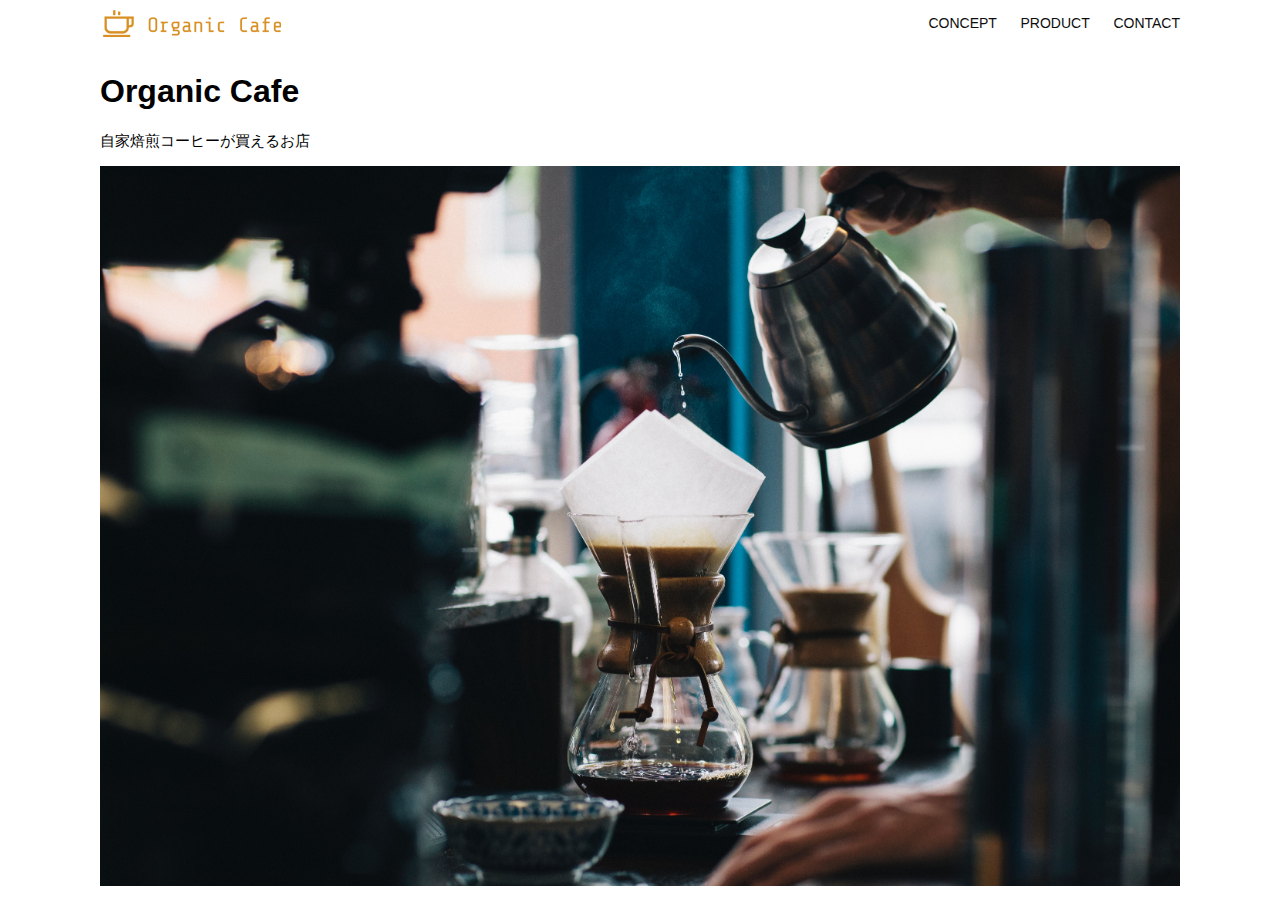
<file: html-css-advanced-kadai/index.html>
<!DOCTYPE html>
<html>
  <head>
    <title>Organic Cafe</title>
    <meta charset="UTF-8" />
    <meta name="description" content="自家焙煎のコーヒーがお家で楽しめるOrganic Cafe"/>
    <meta name="viewport" content="width=device-width, initial-scale=1.0" />
    <link rel="stylesheet" href="style.css" />
  </head>
  <body>
    <!-- ヘッダー -->
    <header>
      <!-- ロゴ -->
      <a href="index.html" id="logo"><img src="images/logo.png" alt="トップページに戻る"/></a>

      <!-- PC用ナビゲーション -->
      <nav id="nav-pc">
        <a href="index.html#concept">CONCEPT</a>
        <a href="index.html#product">PRODUCT</a>
        <a href="index.html#contact">CONTACT</a>
      </nav>

      <button id="menu-sp" onclick="document.getElementById('nav-sp').style.display = 'block'">
        <img src="images/button-menu.png" alt="ナビゲーションを開く">
      </button>

      <div id="nav-sp">
        <button id="close" onclick="document.getElementById('nav-sp').style.display = 'none'">
          <img src="images/button-close.png" alt="ナビゲーションを閉じる">
        </button>

        <nav>
          <ul>
            <li>
              <a id="logo-sp" href="index.html" onclick="document.getElementById('nav-sp').style.display = 'none'"><img src="images/logo-sp.png" alt="トップページに戻る"></a>
            </li>
            <li><a class="menu" href="index.html#concept" onclick="document.getElementById('nav-sp').style.display = 'none'">CONCEPT</a></li>
            <li><a class="menu" href="index.html#product" onclick="document.getElementById('nav-sp').style.display = 'none'">PRODUCT</a></li>
            <li><a class="menu" href="index.html#contact" onclick="document.getElementById('nav-sp').style.display = 'none'">CONTACT</a></li>
          </ul>
        </nav>
      </div>
 </header>
    </header>

    <main>
      <article>
        <!-- メインビジュアル -->
        <section id="main-visual">
          <div id="main-message">
            <h1>Organic Cafe</h1>
            <p>自家焙煎コーヒーが買えるお店</p>
          </div>
          <img src="images/main-image.jpg" alt="コーヒーをハンドドリップで淹れる画像"/>
        </section>
      </article>
    </main>
  </body>
</html>
</file>
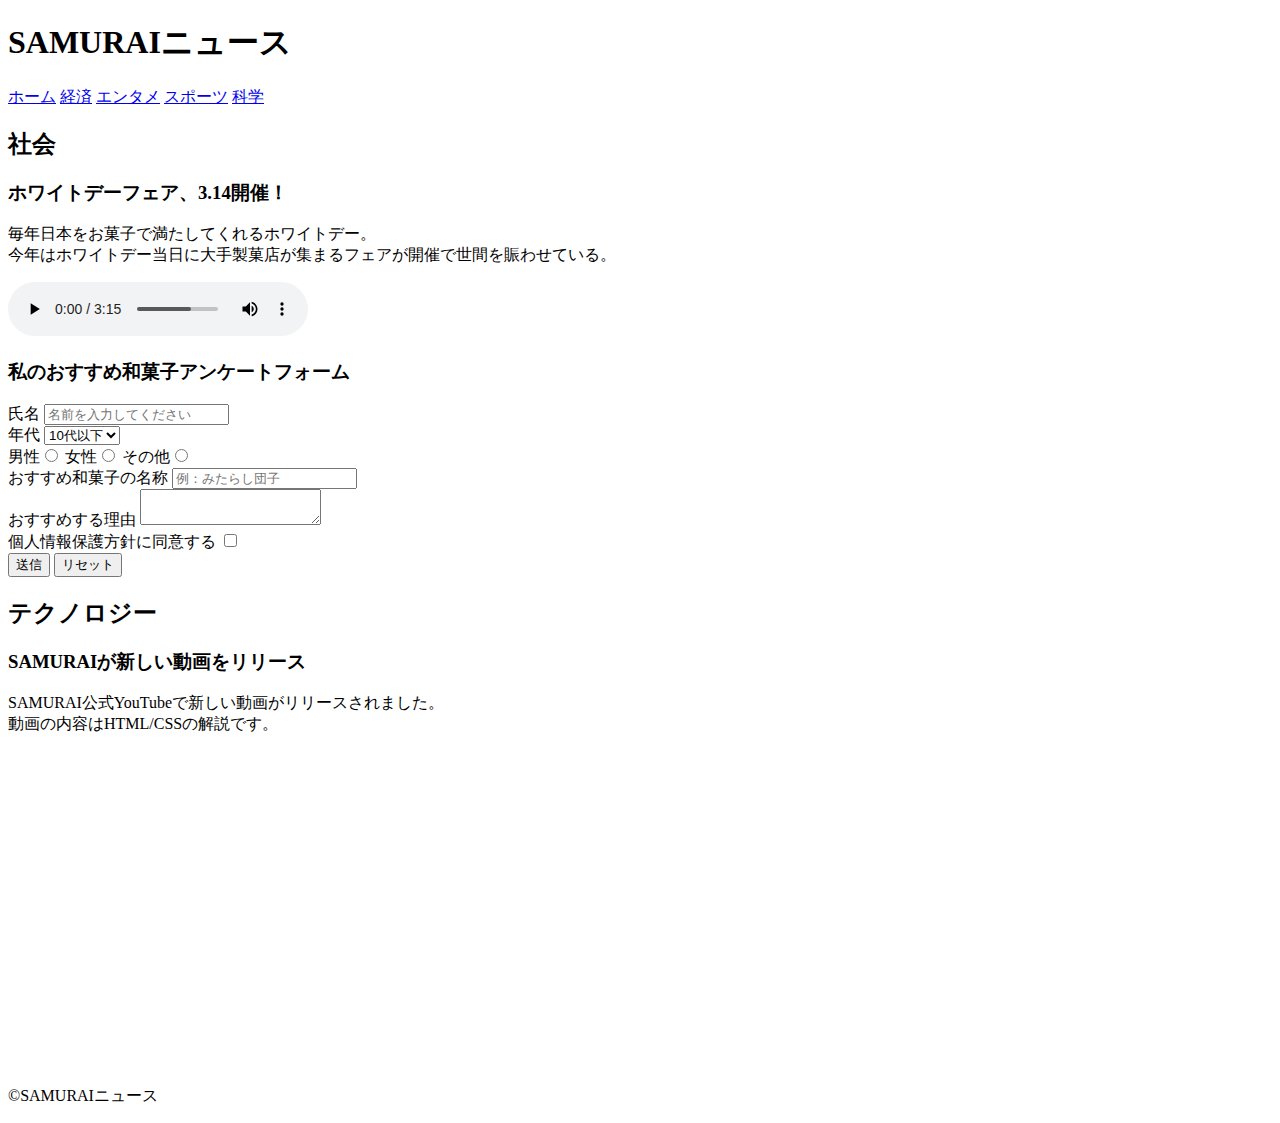
<file: kadai_008/index.html>
<!DOCTYPE html>
<html>
<head>
  <title>8章課題</title>
  <meta name="description" content="このページは8章の課題です。">
  <meta charset="UTF-8">
</head>
<body>
  <header>
    <h1>SAMURAIニュース</h1>
    <nav>
    <a href="layout.html">ホーム</a>
    <a href="https://www.sejuku.net/" target="_blank">経済</a>
    <a href="https://www.sejuku.net/" target="_blank">エンタメ</a>
    <a href="https://www.sejuku.net/" target="_blank">スポーツ</a>
    <a href="https://www.sejuku.net/" target="_blank">科学</a>
    </nav>
  </header>
  <main>
    <article>
      <h2>社会</h2>
      <section>
        <h3>ホワイトデーフェア、3.14開催！</h3>
        <p>毎年日本をお菓子で満たしてくれるホワイトデー。<br>
        今年はホワイトデー当日に大手製菓店が集まるフェアが開催で世間を賑わせている。</p>
        <audio src="./ichi.mp3" controls></audio>
       </section>
      <section>
        <h3>私のおすすめ和菓子アンケートフォーム</h3>
        <form>
          <label>氏名</label>
          <input type="text" placeholder="名前を入力してください">
          <br>

          <label>年代</label>
          <select>
            <option>10代以下</option>
            <option>20代</option>
            <option>30代</option>
            <option>40代以上</option>
          </select>
          <br>

          <label>男性</label><input type="radio" name="gender">
          <label>女性</label><input type="radio" name="gender">
          <label>その他</label><input type="radio" name="gender">
          <br>

          <label>おすすめ和菓子の名称</label>
          <input type="text" placeholder="例：みたらし団子">
          <br>

          <label>おすすめする理由</label>
          <textarea></textarea>
          <br>

          <label>個人情報保護方針に同意する</label>
          <input type="checkbox">
          <br>

          <input type="submit" value="送信">
          <input type="reset" value="リセット">
          <br>

        </form>
      </section>
    </article>
    <article>
      <h2>テクノロジー</h2>
      <section>
        <h3>SAMURAIが新しい動画をリリース</h3>
        <p>SAMURAI公式YouTubeで新しい動画がリリースされました。<br>
        動画の内容はHTML/CSSの解説です。</p>
        <iframe width="560" height="315" src="https://www.youtube.com/embed/2JLiGSUohEo?si=LydxQzz6PvES_KXK" title="YouTube video player" frameborder="0" allow="accelerometer; autoplay; clipboard-write; encrypted-media; gyroscope; picture-in-picture; web-share" referrerpolicy="strict-origin-when-cross-origin" allowfullscreen></iframe>

      </section>
    </article>
  </main>
  <footer>
    <p>&copy;SAMURAIニュース</p>
  </footer>
</body>
</html>
</file>
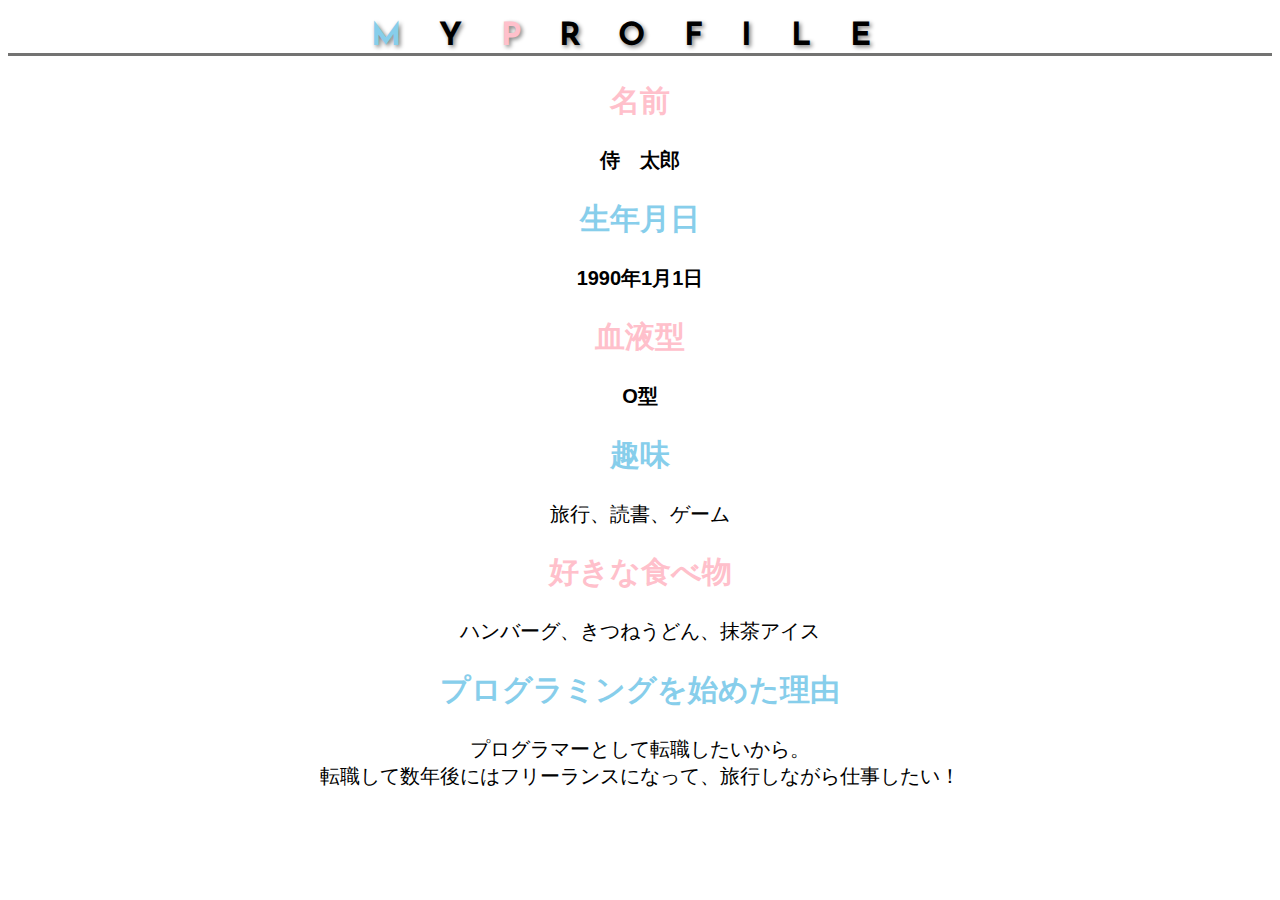
<file: kadai_015/index.html>
<!DOCTYPE html>
<html>
<head>
  <title>15章課題</title>
  <meta charset="UTF-8">
  <meta name="description" content="このページは15章の課題です。">
  <link rel="stylesheet" href="stylesheet.css">
  <link rel="preconnect" href="https://fonts.googleapis.com">
  <link rel="preconnect" href="https://fonts.gstatic.com" crossorigin>
  <link href="https://fonts.googleapis.com/css2?family=Josefin+Sans&display=swap" rel="stylesheet">
</head>
<body style="font-size: 20px;">
  <div class="text">
  <h1><span style="color: skyblue;">M</span>Y<span class="decoration">P</span>ROFILE</h1>
  <div id="basic">
    <h2 class="decoration">名前</h2>
    <p style="font-weight: bold;">侍　太郎</p>
    <h2 style="color: skyblue;">生年月日</h2>
    <p style="font-weight: bold;">1990年1月1日</p>
    <h2 class="decoration">血液型</h2>
    <p style="font-weight: bold;">O型</p>
  </div>
  <h2 style="color: skyblue;">趣味</h2>
  <p>旅行、読書、ゲーム</p>
  <h2 class="decoration">好きな食べ物</h2>
  <p>ハンバーグ、きつねうどん、抹茶アイス</p>
  <h2 style="color: skyblue;">プログラミングを始めた理由</h2>
  <p>プログラマーとして転職したいから。<br>転職して数年後にはフリーランスになって、旅行しながら仕事したい！</p>
</div>
</body>
</html>
</file>
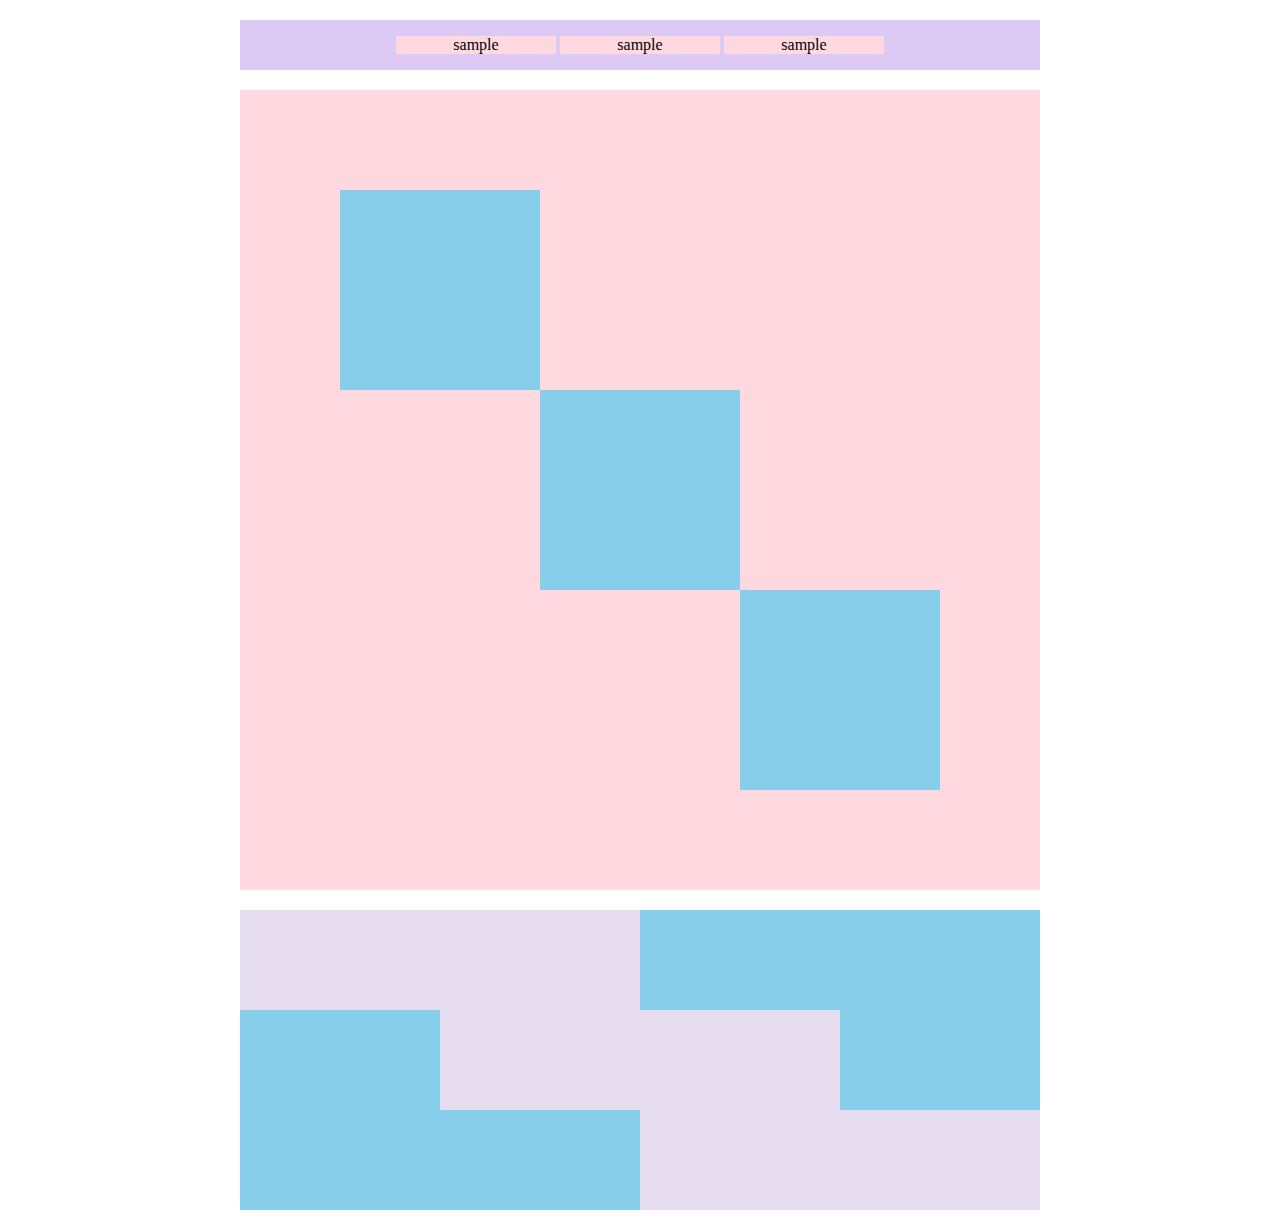
<file: kadai_018/index.html>
<!DOCTYPE html>
<html>
<head>
  <meta charset="UTF-8">
  <meta name="description" content="このページは18章の課題です。">
  <title>18章課題</title>
  <link rel="stylesheet" href="stylesheet.css">
</head>
<body>
  <div id="top">
    <p class="top-child">sample</p>
    <p class="top-child">sample</p>
    <p class="top-child">sample</p>
  </div>
  <div id="middle">
    <div id="middle-child01"></div>
    <div id="middle-child02"></div>
    <div id="middle-child03"></div>
  </div>
  <div id="bottom">
    <div id="bottom-child01"></div>
    <div id="bottom-child02"></div>
    <div id="bottom-child03"></div>
  </div>
</body>
</html>
</file>
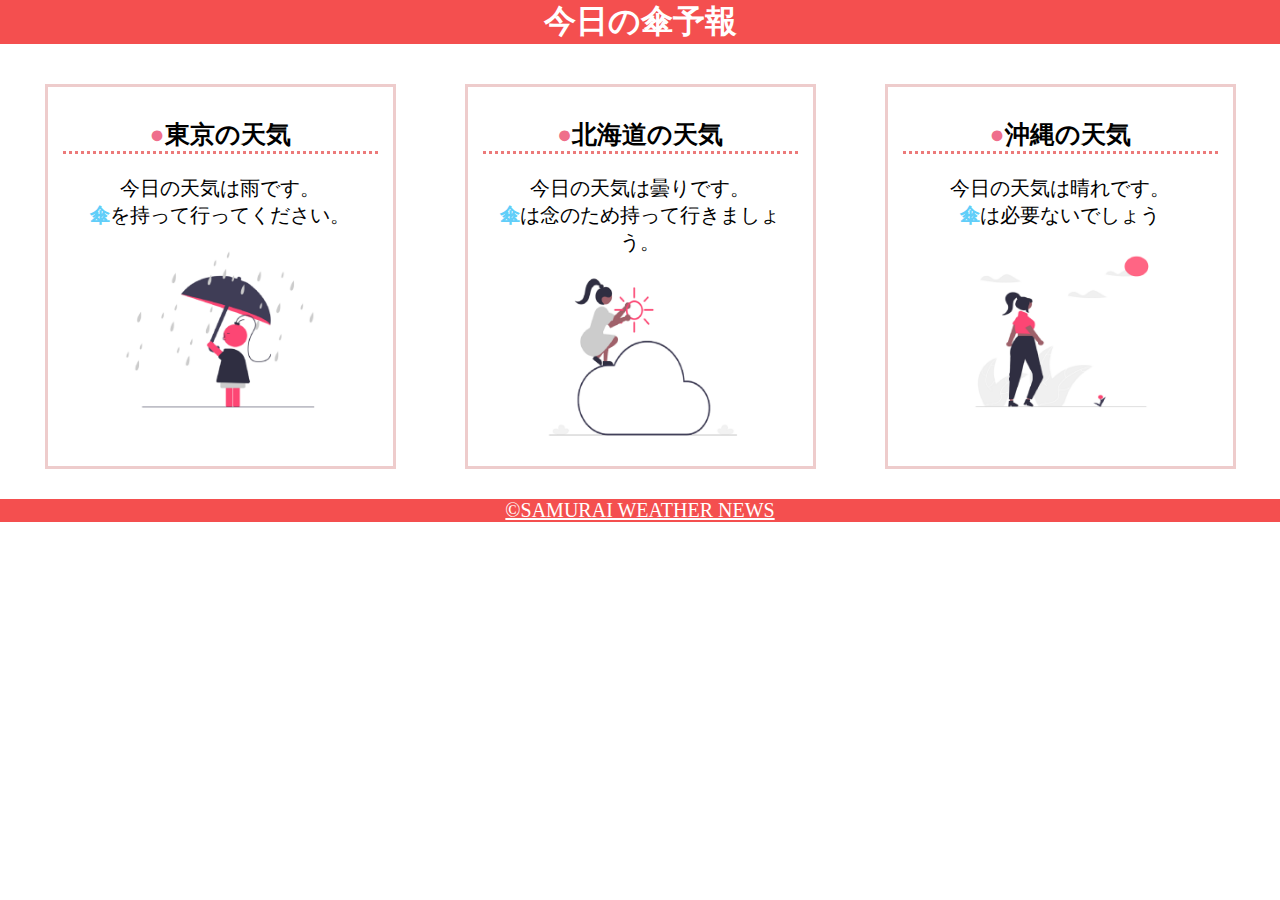
<file: kadai_022/index.html>
<!DOCTYPE html>
<html>
    <head>
        <meta charset="UTF-8">
        <meta name="viewport" content="width=device-width, initial-scale=1.0">
        <meta name="description" content="このページは22章の課題です。">
        <title>22章課題</title>
        <link rel="stylesheet" href="stylesheet.css">
    </head>
    <body>
       
        <header>
            <h1>今日の傘予報</h1>
        </header>  
 
        <main>

            <div id="parent">
                <div class="contents">
                    <h2>東京の天気</h2>
                    <p>今日の天気は雨です。</p>
                    <p>傘を持って行ってください。</p>
                    <img src="images/rainy.png" alt="雨">
                </div>
 
                <div class="contents">
                    <h2>北海道の天気</h2>
                    <p>今日の天気は曇りです。</p>
                    <p>傘は念のため持って行きましょう。</p>
                    <img src="images/cloudy.png" alt="曇り">
                </div>
 
                <div class="contents">
                    <h2>沖縄の天気</h2>
                    <p>今日の天気は晴れです。</p>
                    <p>傘は必要ないでしょう</p>
                    <img src="images/sunny.png" alt="晴れ">
                </div>

            </div>    
 
        </main>
 
        <footer>
            <a href="https://www.sejuku.net/corp/">&copy;SAMURAI WEATHER NEWS</a>
         </footer>
 
    </body>
</html>
</file>
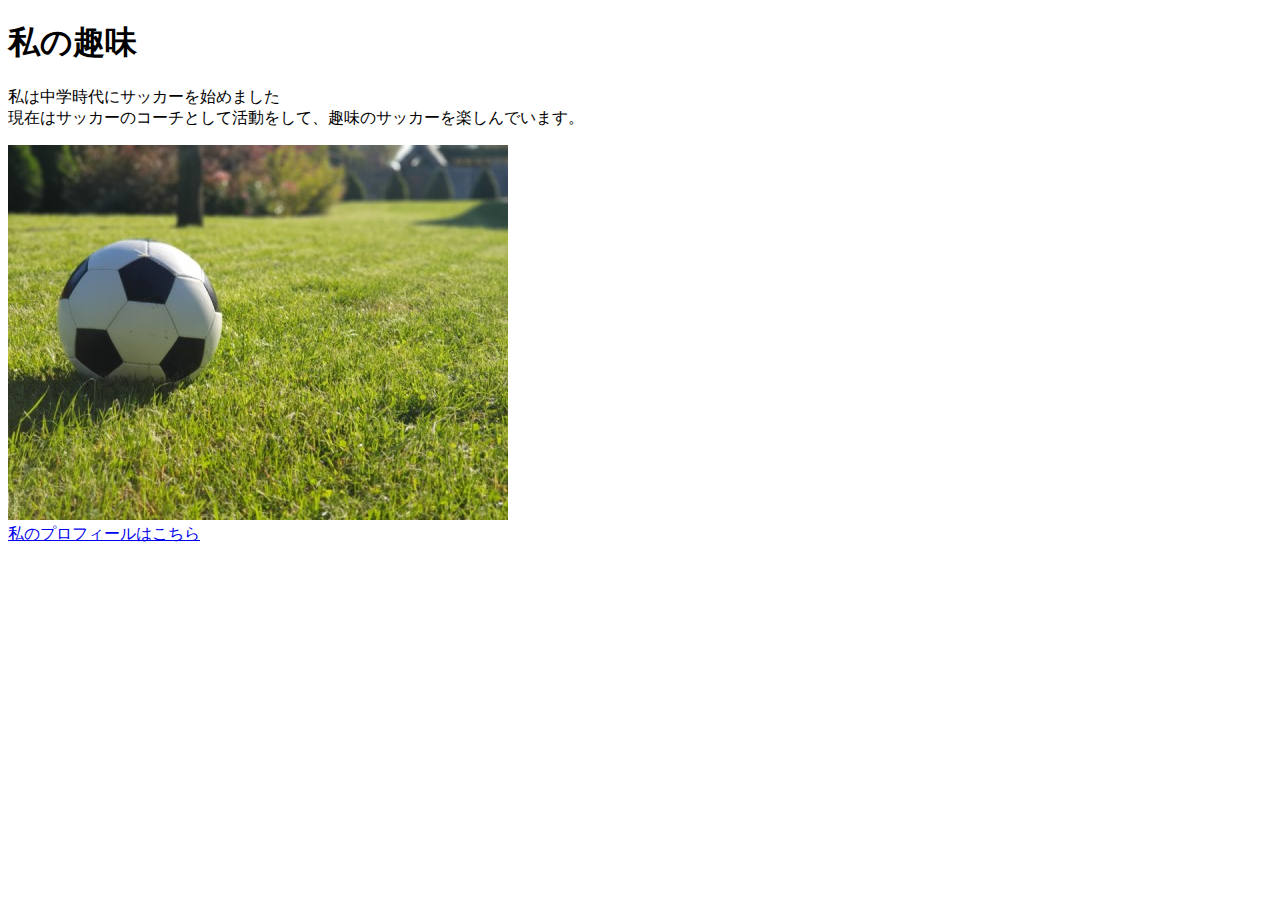
<file: kadai_005/HTML_CSS/index.html>
<!DOCTYPE html>
<html>
  <head>
    <title>5章課題</title>
    <meta name="description" content="このページは5章の課題です。">
    <meta charset="UTF-8">
  </head>
  <body>
    <h1>私の趣味</h1>
    <p>私は中学時代にサッカーを始めました<br>
    現在はサッカーのコーチとして活動をして、趣味のサッカーを楽しんでいます。
    </p>
    <img src="../HTML_CSS/image/sample.jpg" alt="サッカー画像"><br>
    <a href="https://x.com/samuraijuku">私のプロフィールはこちら</a>
  </body>
</html>
</file>
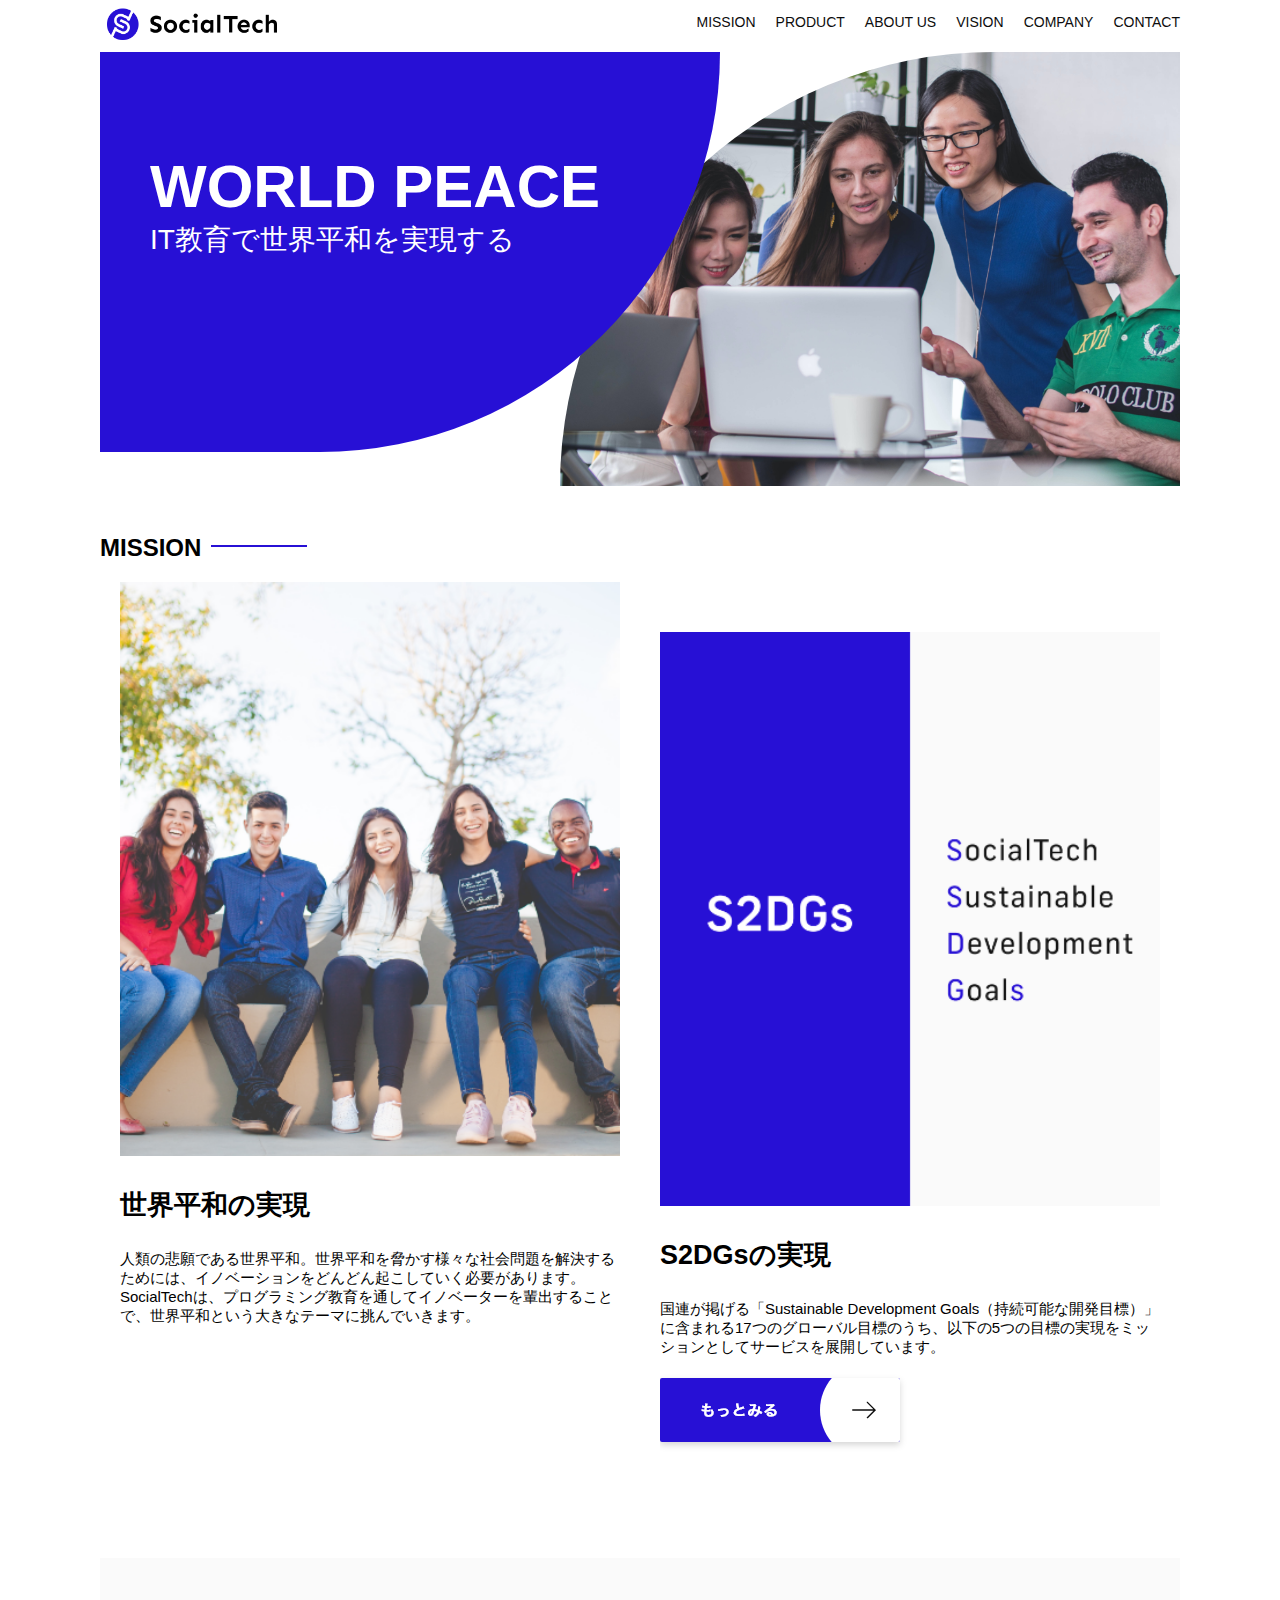
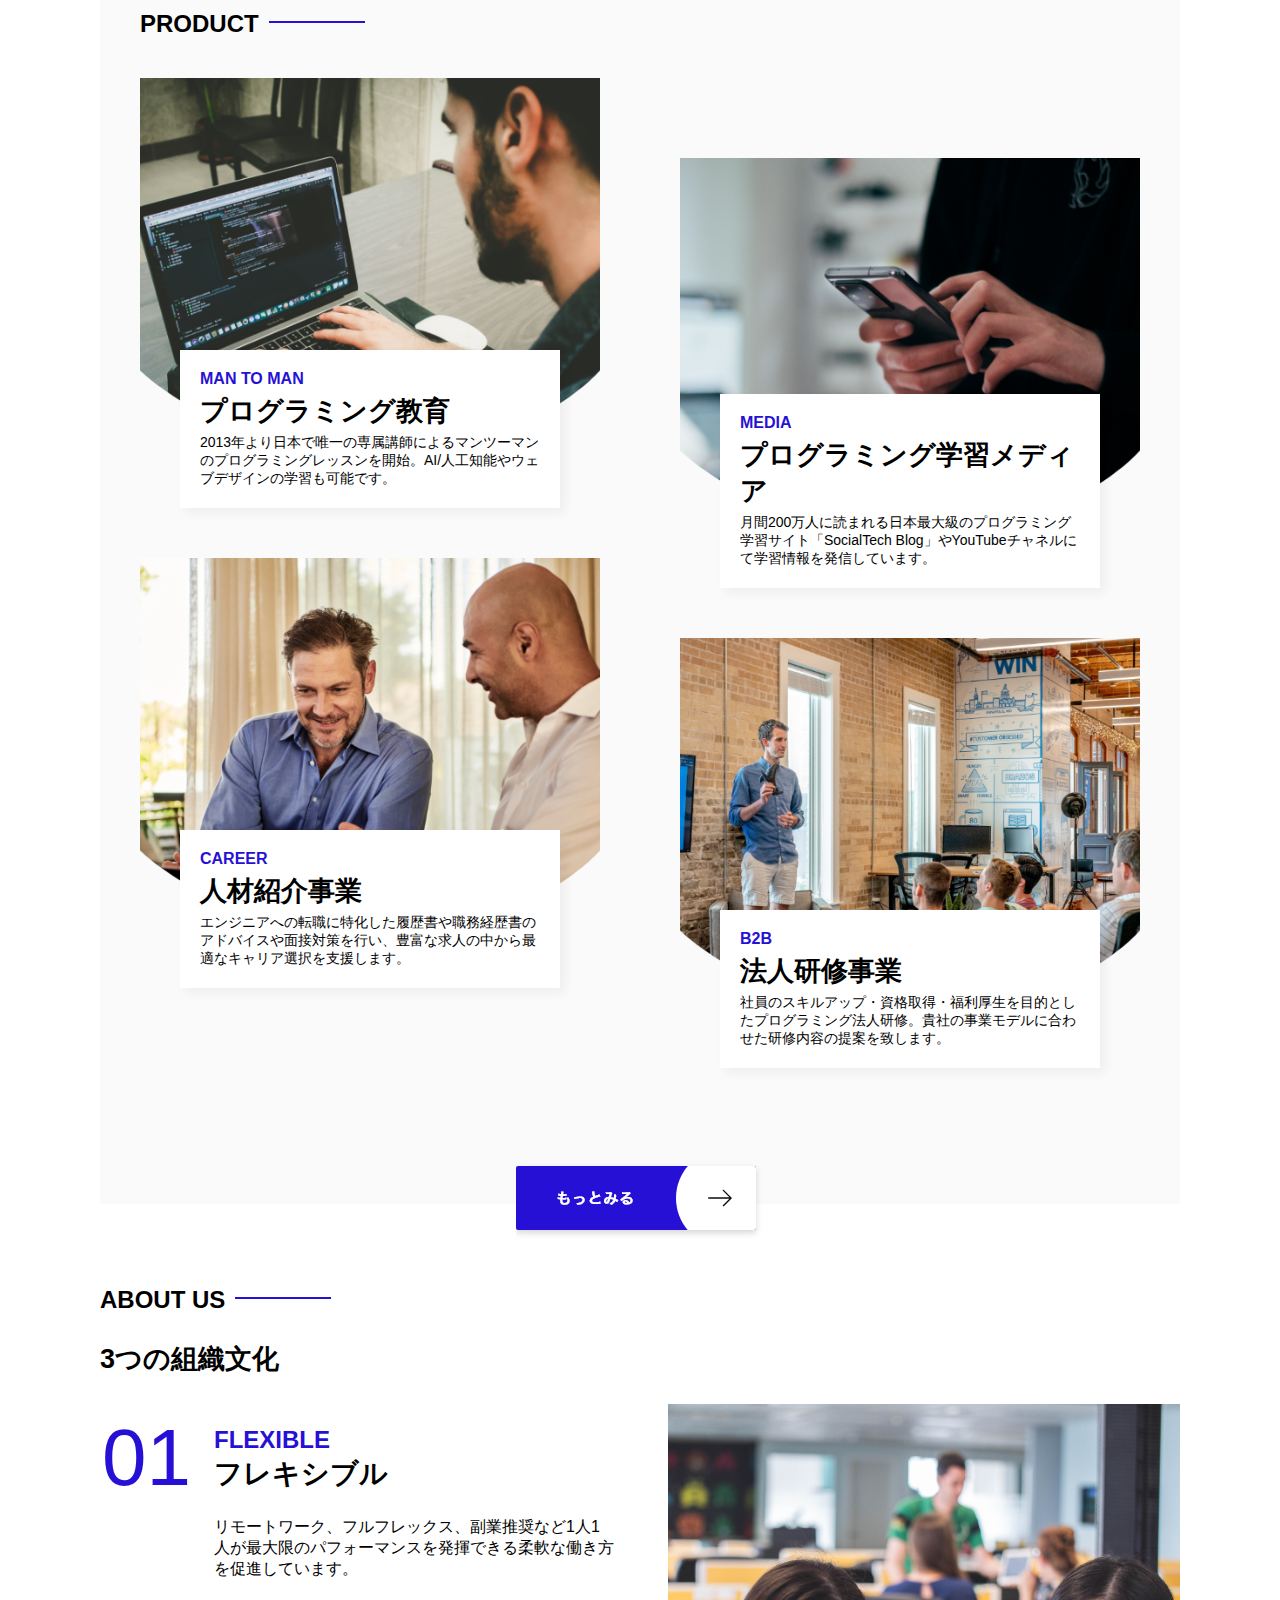
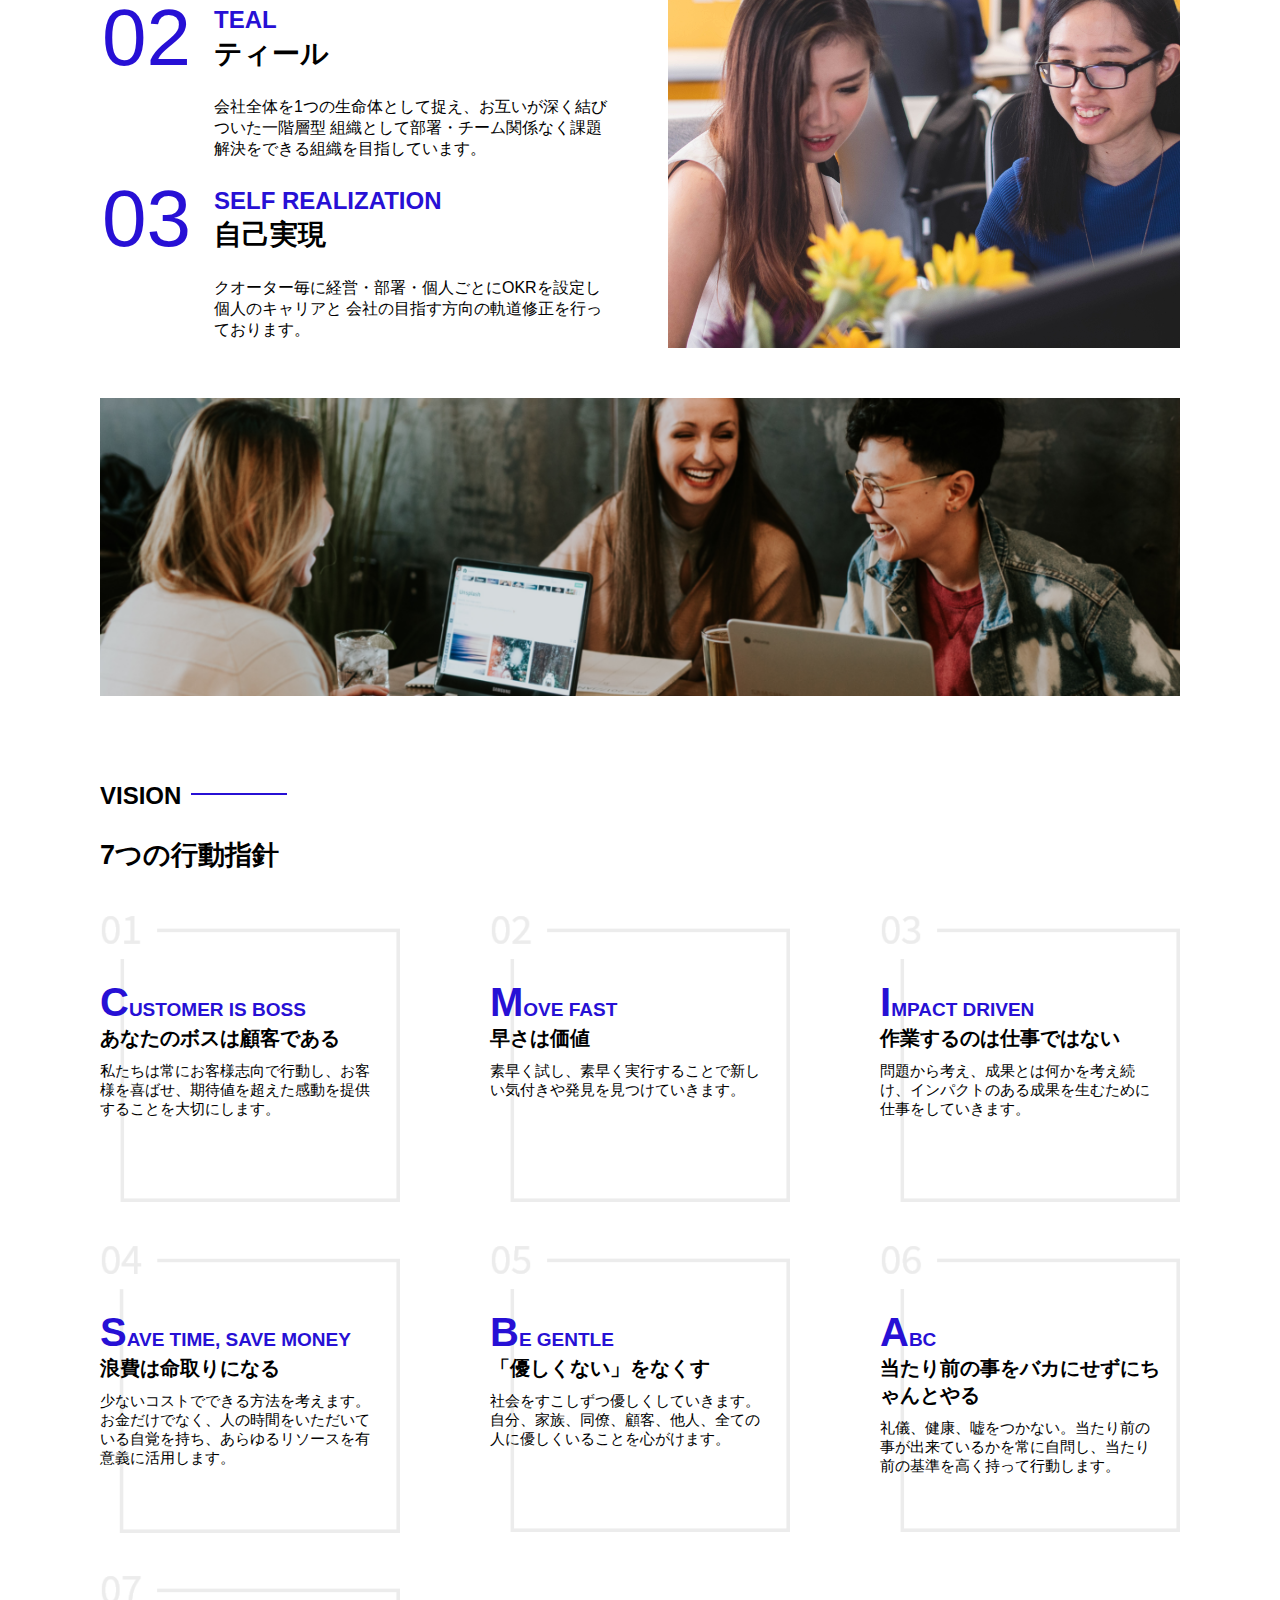
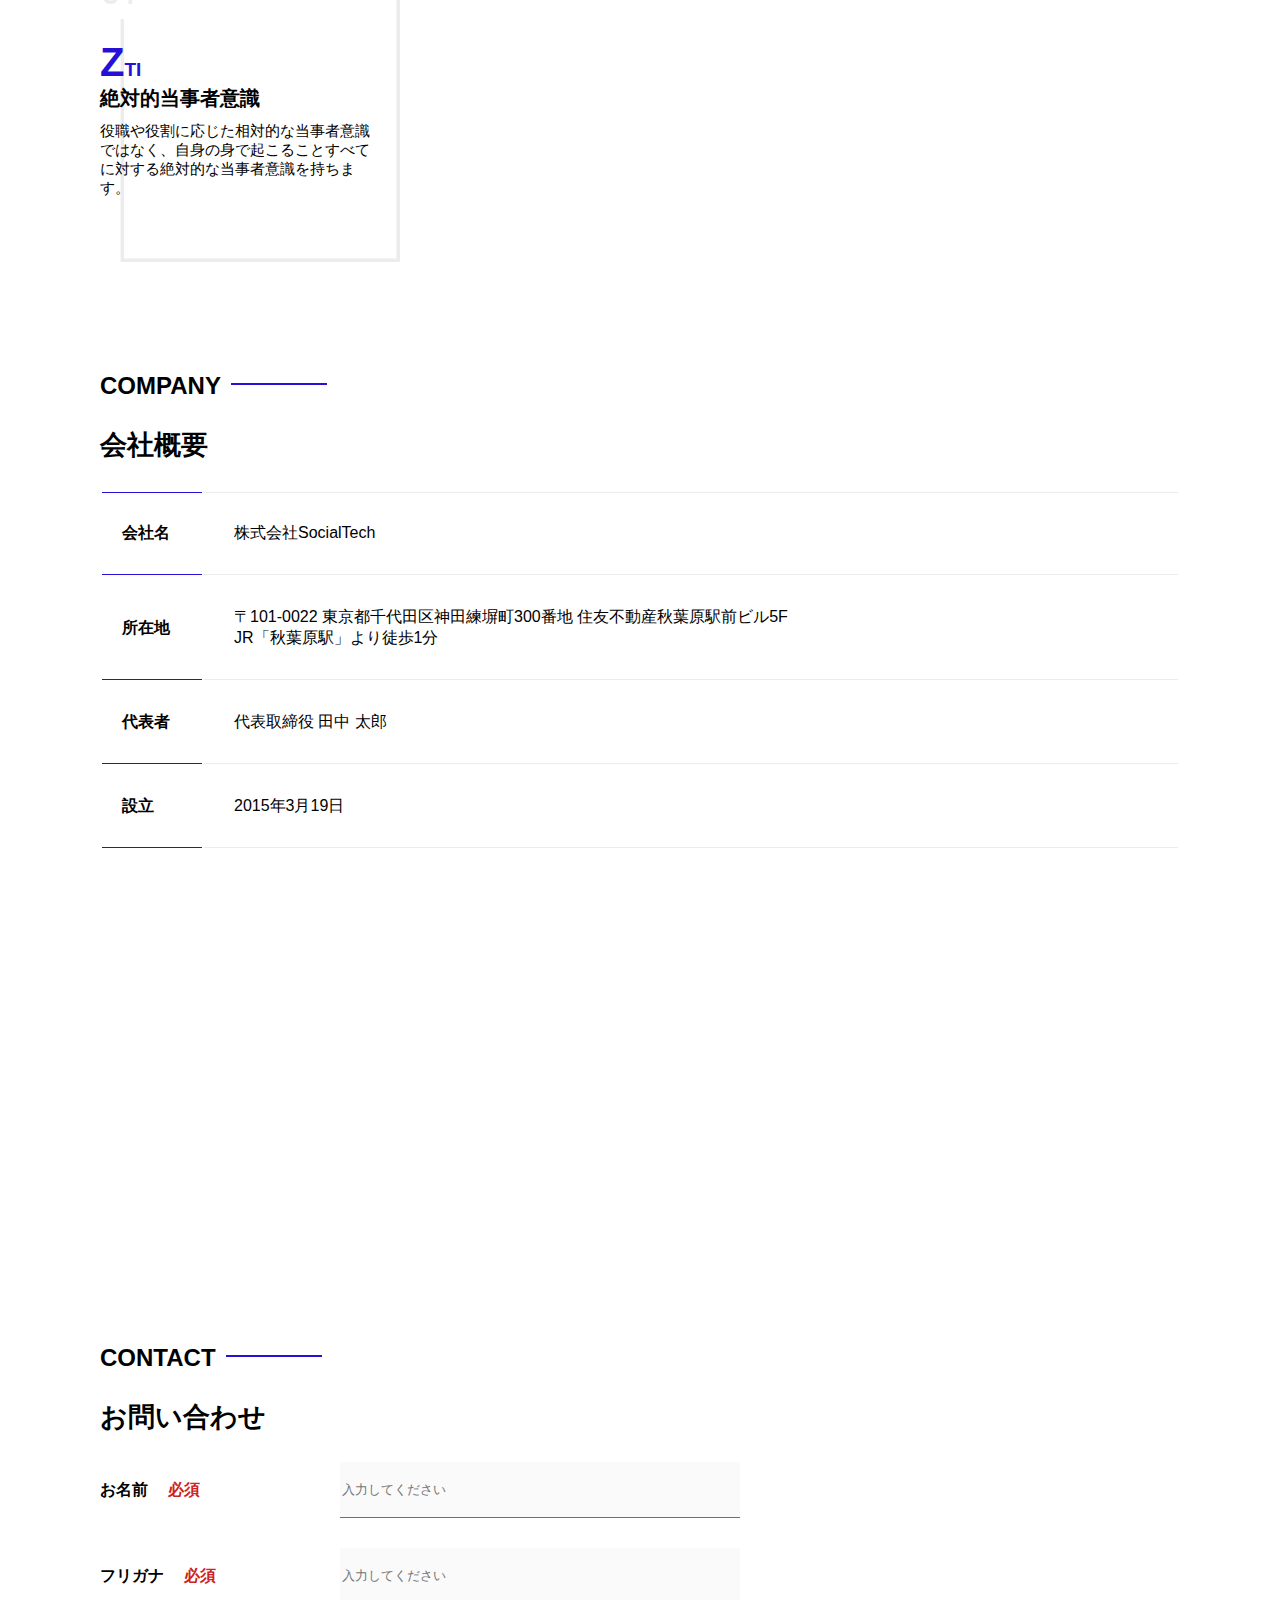
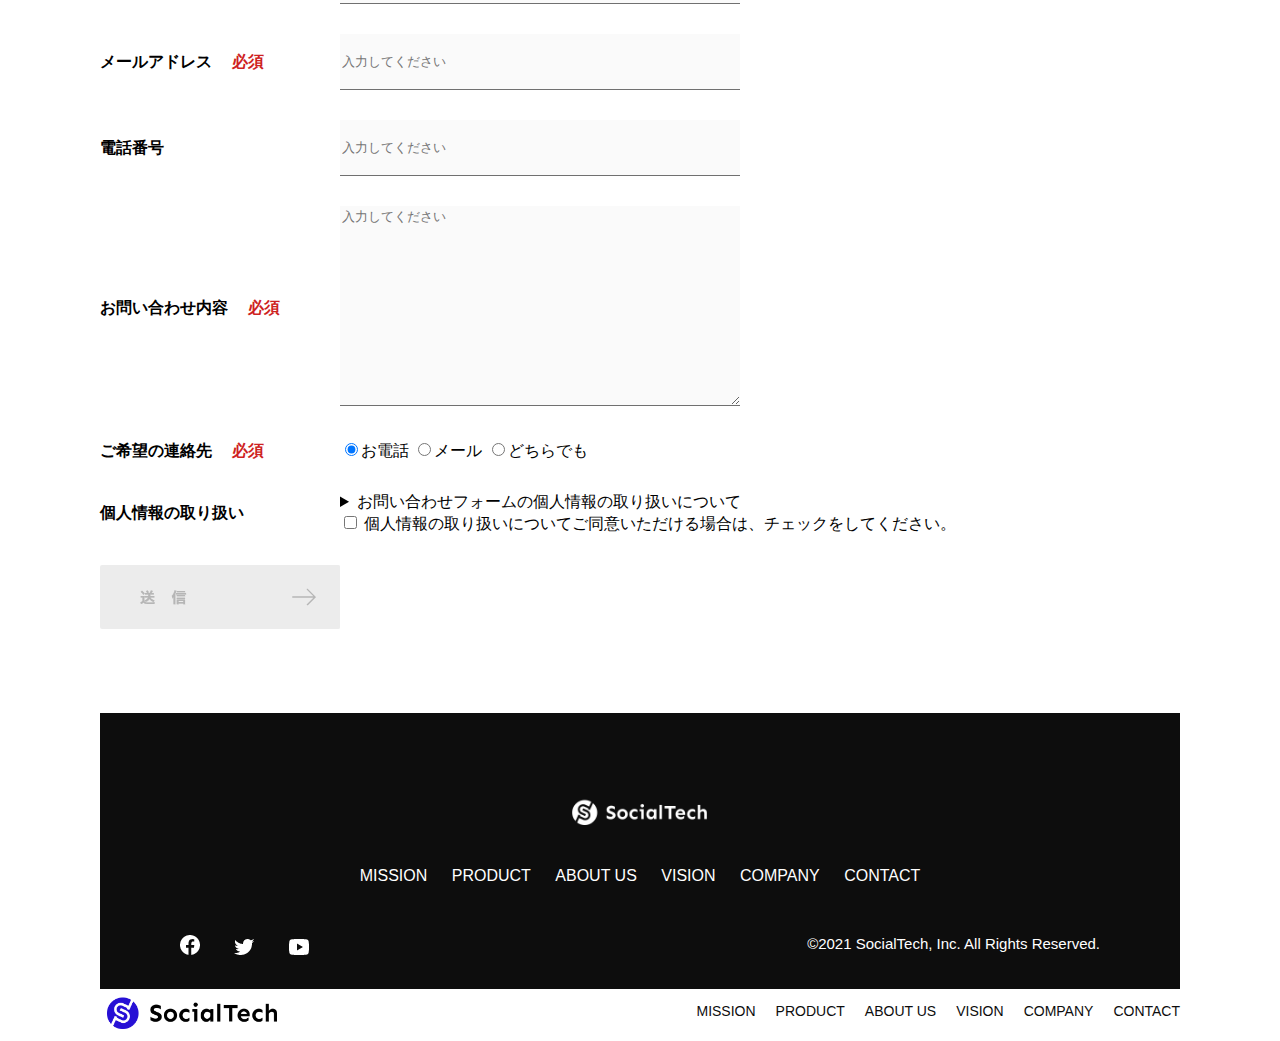
<file: html-css-advanced-kadai/kadai_tutorial_output/socialtech/index.html>
<!DOCTYPE html>
<html>

<head>
  <title>SocialTech</title>
  <meta charset="UTF-8">
  <meta name="description" content="SocialTechはEdTech業界のリーディングカンパニーを目指します。">
  <meta name="viewport" content="width=device-width, initial-scale=1.0">
  <link rel="stylesheet" href="style.css">
</head>

<body>

  <header>
    <!-- ロゴ -->
    <a href="index.html" id="logo"><img src="images/logo.png" alt="トップページに戻る"></a>

     <!-- PC用ナビゲーション -->
    <nav id="nav-pc">
       <ul>
        <li><a href="mission.html">MISSION</a></li>
        <li><a href="product.html">PRODUCT</a></li>
        <li><a href="index.html#aboutus">ABOUT US</a></li>
        <li><a href="index.html#vision">VISION</a></li>
        <li><a href="index.html#company">COMPANY</a></li>
        <li><a href="index.html#contact">CONTACT</a></li>
       </ul>
   </nav>
   </header>

   <main>
    <article>
      <!-- メインビジュアル -->
      <section id="main-visual">
        <div id="main-message">
          <h1>WORLD PEACE</h1>
          <p>IT教育で世界平和を実現する</p>
      </div>
      <img src="images/index/index-main.png" alt="PCの周りに集まる多国籍の仲間たち">
      </section>

      <!--ミッション-->
      <section id="mission">
        <h2 class="index-h2">MISSION</h2>
        <div id="mission-flex">
          <div>
            <img id="mission-photo" src="images/index/index-mission.png" alt="屋外のベンチで写真を撮影する多国籍の仲間たち">
            <h3>世界平和の実現</h3>
            <p>
              人類の悲願である世界平和。世界平和を脅かす様々な社会問題を解決するためには、イノベーションをどんどん起こしていく必要があります。SocialTechは、プログラミング教育を通してイノベーターを輩出することで、世界平和という大きなテーマに挑んでいきます。
            </p>
          </div>
          <div>
            <img id="s2dgs" src="images/index/s2dgs.png" alt="S2DGs">
            <h3>S2DGsの実現</h3>
            <p>国連が掲げる「Sustainable Development Goals（持続可能な開発目標）」に含まれる17つのグローバル目標のうち、以下の5つの目標の実現をミッションとしてサービスを展開しています。</p>
            <a href="mission.html">
              <img src="images/button-more.png" alt="もっとみる">
            </a>
          </div>
        </div>
      </section>

      <!-- プロダクト -->
      <section id="product">
        <h2 class="index-h2">PRODUCT</h2>
        <div class="product-flex">
          <div id="product-left">
            <div>
              <img class="product-photo" src="images/index/index-mantoman.png" alt="PCでコードを書く男性">
              <div class="product-explain">
                <span>MAN TO MAN</span>
                <h3>プログラミング教育</h3>
                <p>2013年より日本で唯一の専属講師によるマンツーマンのプログラミングレッスンを開始。AI/人工知能やウェブデザインの学習も可能です。</p>
              </div>
            </div>
            <div>
              <img class="product-photo" src="images/index/index-career.png" alt="笑顔で話し合う2人の男性">
              <div class="product-explain">
                <span>CAREER</span>
                <h3>人材紹介事業</h3>
                <p>エンジニアへの転職に特化した履歴書や職務経歴書のアドバイスや面接対策を行い、豊富な求人の中から最適なキャリア選択を支援します。</p>
              </div>
            </div>
          </div>
          <div id="product-right">
            <div>
              <img class="product-photo" src="images/index/index-media.png" alt="スマートフォンを操作する人">
              <div class="product-explain">
                <span>MEDIA</span>
                <h3>プログラミング学習メディア</h3>
                <p>月間200万人に読まれる日本最大級のプログラミング学習サイト「SocialTech Blog」やYouTubeチャネルにて学習情報を発信しています。</p>
              </div>
            </div>
            <div>
              <img class="product-photo" src="images/index/index-b2b.png" alt="講演中の男性とそれを聴く人々">
              <div class="product-explain">
                <span>B2B</span>
                <h3>法人研修事業</h3>
                <p>社員のスキルアップ・資格取得・福利厚生を目的としたプログラミング法人研修。貴社の事業モデルに合わせた研修内容の提案を致します。</p>
              </div>
            </div>
          </div>
        </div>
        <div id="product-more">
          <a href="product.html">
            <img src="images/button-more.png" alt="もっとみる">
          </a>
        </div>
      </section>

      <!-- ABOUT US -->
      <section id="aboutus">
        <h2 class="index-h2">ABOUT US</h2>
        <h3>3つの組織文化</h3>
        <div>
          <table class="culture-table">
            <tr>
              <td class="culture-num">01</td>
              <th><span class="culture-en">FLEXIBLE</span><br>フレキシブル</th>
            </tr>
            <tr>
              <td>
                <!--空のセル-->
              </td>
              <td class="culture-description">リモートワーク、フルフレックス、副業推奨など1人1人が最大限のパフォーマンスを発揮できる柔軟な働き方を促進しています。</td>
            </tr>
            <tr>
              <td class="culture-num">02</td>
              <th><span class="culture-en">TEAL</span><br>ティール</th>
            </tr>
            <tr>
              <td>
                <!--空のセル-->
              </td>
              <td class="culture-description">会社全体を1つの生命体として捉え、お互いが深く結びついた一階層型 組織として部署・チーム関係なく課題解決をできる組織を目指しています。</td>
            </tr>
            <tr>
              <td class="culture-num">03</td>
              <th><span class="culture-en">SELF REALIZATION</span><br>自己実現</th>
            </tr>
            <tr>
              <td>
                <!--空のセル-->
              </td>
              <td class="culture-description">クオーター毎に経営・部署・個人ごとにOKRを設定し個人のキャリアと 会社の目指す方向の軌道修正を行っております。</td>
            </tr>
          </table>
          <img class="culture-img" src="images/index/index-aboutus1.png" alt="笑顔で話し合う2人の女性">
        </div>
        <img class="culture-img2" src="images/index/index-aboutus2.png" alt="笑顔で話し合う3人の男女">
      </section>

      <!-- VISION -->
      <section id="vision">
        <h2 class="index-h2">VISION</h2>
        <h3>7つの行動指針</h3>
        <div>
          <div class="vision-box">
            <img src="images/index/vision-01.png" alt="01">
            <div>
              <h4>CUSTOMER IS BOSS</h4>
              <h5>あなたのボスは顧客である</h5>
              <p>私たちは常にお客様志向で行動し、お客様を喜ばせ、期待値を超えた感動を提供することを大切にします。</p>
            </div>
          </div>
            <div class="vision-box">
             <img src="images/index/vision-02.png" alt="02">
             <div>
               <h4>MOVE FAST</h4>
               <h5>早さは価値</h5>
               <p>素早く試し、素早く実行することで新しい気付きや発見を見つけていきます。</p>
             </div>
           </div>
           <div class="vision-box">
             <img src="images/index/vision-03.png" alt="03">
             <div>
               <h4>IMPACT DRIVEN</h4>
               <h5>作業するのは仕事ではない</h5>
               <p>問題から考え、成果とは何かを考え続け、インパクトのある成果を生むために仕事をしていきます。</p>
             </div>
           </div>
           <div class="vision-box">
             <img src="images/index//vision-04.png" alt="04">
             <div>
               <h4>SAVE TIME, SAVE MONEY</h4>
               <h5>浪費は命取りになる</h5>
               <p>少ないコストでできる方法を考えます。お金だけでなく、人の時間をいただいている自覚を持ち、あらゆるリソースを有意義に活用します。</p>
             </div>
           </div>
           <div class="vision-box">
             <img src="images/index/vision-05.png" alt="05">
             <div>
               <h4>BE GENTLE</h4>
               <h5>「優しくない」をなくす</h5>
               <p>社会をすこしずつ優しくしていきます。自分、家族、同僚、顧客、他人、全ての人に優しくいることを心がけます。</p>
             </div>
           </div>
           <div class="vision-box">
             <img src="images/index/vision-06.png" alt="06">
             <div>
               <h4>ABC</h4>
               <h5>当たり前の事をバカにせずにちゃんとやる</h5>
               <p>礼儀、健康、嘘をつかない。当たり前の事が出来ているかを常に自問し、当たり前の基準を高く持って行動します。</p>
             </div>
           </div>
           <div class="vision-box">
             <img src="images/index/vision-07.png" alt="07">
             <div>
               <h4>ZTI</h4>
               <h5>絶対的当事者意識</h5>
               <p>役職や役割に応じた相対的な当事者意識ではなく、自身の身で起こることすべてに対する絶対的な当事者意識を持ちます。</p>
             </div>
           </div>
      </div>
    </section>

    <!-- COMPANY -->
    <section id="company">
      <h2 class="index-h2">COMPANY</h2>
      <h3>会社概要</h3>
      <table id="company-table">
        <tr>
          <th class="tableheader tableheader-first">会社名</th>
          <td class="cell cell-first">株式会社SocialTech</td>
        </tr>
        <tr>
          <th class="tableheader">所在地</th>
          <td class="cell">〒101-0022 東京都千代田区神田練塀町300番地 住友不動産秋葉原駅前ビル5F<br>JR「秋葉原駅」より徒歩1分</td>
        </tr>
        <tr>
          <th class="tableheader">代表者</th>
          <td class="cell">代表取締役 田中 太郎</td>
        </tr>
        <tr>
          <th class="tableheader">設立</th>
          <td class="cell">2015年3月19日</td>
        </tr>
      </table>
<iframe 
src="https://www.google.com/maps/embed?pb=!1m18!1m12!1m3!1d3240.0688551336807!2d139.7720776771055!3d35.69992317258124!2m3!1f0!2f0!3f0!3m2!1i1024!2i768!4f13.1!3m3!1m2!1s0x60188fee13660e23%3A0x77137876edf742ac!2z5L2P5Y-L5LiN5YuV55Sj56eL6JGJ5Y6f6aeF5YmN44OT44Or!5e0!3m2!1sja!2sjp!4v1704858013291!5m2!1sja!2sjp" 
style="border: 0" allowfullscreen="" loading="lazy">
</iframe>
  </section>

  <!-- お問い合わせフォーム -->
  <section id="contact">
    <h2 class="index-h2">CONTACT</h2>
    <h3>お問い合わせ</h3>
    <form>
      <div>
        <div class="contact-heading">
          <label class="contact-label">お名前<span class="contact-span">必須</span></label>
        </div>
        <div>
          <input type="text" name="name" placeholder="入力してください" class="contact-textbox">
        </div>
      </div>
      <div>
        <div class="contact-heading">
          <label class="contact-label">フリガナ<span class="contact-span">必須</span></label>
        </div>
        <div>
          <input type="text" name="hurigana" placeholder="入力してください" class="contact-textbox">
        </div>
      </div>
      <div>
        <div class="contact-heading">
          <label class="contact-label">メールアドレス<span class="contact-span">必須</span></label>
        </div>
        <div>
          <input type="text" name="email" placeholder="入力してください" class="contact-textbox">
        </div>
      </div>
      <div>
        <div class="contact-heading">
          <label class="contact-label">電話番号</label>
        </div>
        <div>
          <input type="text" name="tel" placeholder="入力してください" class="contact-textbox">
        </div>
      </div>
      <div>
        <div class="contact-heading">
          <label class="contact-label">お問い合わせ内容<span class="contact-span">必須</span></label>
        </div>
        <div>
          <textarea class="contact-textarea " placeholder="入力してください" name="message"></textarea>
        </div>
      </div>
      <div>
        <div class="contact-heading">
          <label class="contact-label">ご希望の連絡先<span class="contact-span">必須</span></label>
        </div>
        <div>
          <input class="radiobutton" type="radio" value="tel" name="contact" checked><label>お電話</label>
          <input class="radiobutton" type="radio" value="mail" name="contact"><label>メール</label>
          <input class="radiobutton" type="radio" value="both" name="contact"><label>どちらでも</label>
        </div>
      </div>
         <div>
           <div class="contact-heading">
             <label class="contact-label">個人情報の取り扱い</label>
           </div>
           <div>
             <details>
               <summary>お問い合わせフォームの個人情報の取り扱いについて</summary>
               <div>
                 <dl>
                   <dt>１．組織の名称又は氏名</dt>
                   <dd>株式会社SocialTech</dd>
                   <dt>２．個人情報保護管理者（若しくはその代理人）の氏名又は職名、所属及び連絡先</dt>
                   <dd>
                     <p>鈴木 一郎 コーポレート部</p>
                     <p>メールアドレス：samurai@example.com</p>
                     <p>TEL：03-1234-5678</p>
                   </dd>
                   <dt>３．個人情報の利用目的</dt>
                   <dd>
                     <ul>
                       <li>本サービス及び本サービスに関連する情報の提供又はそれらに関する連絡のため</li>
                       <li>ユーザーの本人確認のため</li>
                       <li>当社サービスのご案内のため</li>
                       <li>当社の商品等の広告または宣伝（電子メールによるものを含むものとします。）</li>
                     </ul>
                   </dd>
                   <dt>４．個人情報の取り扱い業務の委託</dt>
                   <dd>個人情報の取扱業務の全部または一部を外部に業務委託する場合があります。その際、弊社は、個人情報を適切に保護できる管理体制を敷き実行していることを条件として委託先を厳選したうえで、機密保持契約を委託先と締結し、お客様の個人情報を厳密に管理させます。</dd>
                   <dt>５．個人情報の開示等の請求</dt>
                   <dd>
                     お客様は、弊社に対してご自身の個人情報の開示等（利用目的の通知、開示、内容の訂正・追加・削除、利用の停止または消去、第三者への提供の停止）に関して、当社問合わせ窓口に申し出ることができます。<br>
                     その際、弊社はお客様ご本人を確認させていただいたうえで、合理的な期間内に対応いたします。<br>
                     なお、個人情報に関する弊社問合わせ先は、次の通りです。
                   </dd>
                   <dd>
                     <p>株式会社SocialTech　個人情報問合せ窓口</p>
                     <p>〒150-0043　東京都千代田区神田練塀町300番地 住友不動産秋葉原駅前ビル5F</p>
                     <p>メールアドレス：samurai@example.com　TEL：03-1234-5678</p>
                   </dd>

                   <dt>６．個人情報を提供されることの任意性について</dt>
                   <dd>お客様がご自身の個人情報を弊社に提供されるか否かは、お客様のご判断によりますが、もしご提供されない場合には、適切なサービスが提供できない場合がありますので予めご了承ください。</dd>
                 </dl>
               </div>
             </details>
             <input type="checkbox" name="agree">
             <span>個人情報の取り扱いについてご同意いただける場合は、チェックをしてください。</span>
           </div>
         </div>
         <input type="image" src="images/button-submit.png" alt="送信する">
    </form>
  </section>

    </article>
  </main>

  <footer>
    <div id="footer-logo">
      <img src="images/logo-sp.png" alt="SocialTech">
    </div>
    <div id="footer-link">
      <a href="mission.html">MISSION</a>
      <a href="product.html">PRODUCT</a>
      <a href="index.html#aboutus">ABOUT US</a>
      <a href="index.html#vision">VISION</a>
      <a href="index.html#company">COMPANY</a>
      <a href="index.html#contact">CONTACT</a>
    </div>
     <div id="sns-footer">
       <div class="sns-btns">
         <a href="https://www.facebook.com/sejuku2013"><img src="images/button-facebook.png" alt="Facebookのリンク"></a>
         <a href="https://twitter.com/samuraijuku"><img src="images/button-twitter.png" alt="Twitterのリンク"></a>
         <a href="https://www.youtube.com/channel/UCCFOQO5aDK0xXam4cUQXT8g"><img src="images/button-youtube.png" alt="YouTubeのリンク"></a>
       </div>
       <p id="copyright">&copy;2021 SocialTech, Inc. All Rights Reserved.</p>
     </div>
  </footer>

</body>




<!-- ヘッダー -->
<header>
  <!-- ロゴ -->
  <a href="index.html" id="logo">
    <img src="images/logo.png" alt="トップページに戻る">
  </a>

  <!-- PC用ナビゲーション -->
  <nav id="nav-pc">
    <ul>
      <li><a href="mission.html">MISSION</a></li>
      <li><a href="product.html">PRODUCT</a></li>
      <li><a href="index.html#aboutus">ABOUT US</a></li>
      <li><a href="index.html#vision">VISION</a></li>
      <li><a href="index.html#company">COMPANY</a></li>
      <li><a href="index.html#contact">CONTACT</a></li>
    </ul>
  </nav>
   <!-- スマホ用メニューボタン -->
   <button id="menu-sp" onclick="document.getElementById('nav-sp').style.display = 'block'">
     <img src="images/button-menu.png" alt="ナビゲーションを開く">
   </button>

   <!-- スマホ用ナビゲーション -->
   <div id="nav-sp">
    <button id="close" onclick="document.getElementById('nav-sp').style.display = 'none'">
      <img src="images/button-close.png" alt="ナビゲーションを閉じる">
    </button>

    <nav>
      <ul>
        <li>
          <a id="logo-sp" href="index.html" onclick="document.getElementById('nav-sp').style.display = 'none'"><img src="images/logo-sp.png" alt="トップページに戻る"></a>
        </li>
        <li><a class="menu" href="mission.html" onclick="document.getElementById('nav-sp').style.display = 'none'">MISSION</a></li>
        <li><a class="menu" href="product.html" onclick="document.getElementById('nav-sp').style.display = 'none'">PRODUCT</a></li>
        <li><a class="menu" href="index.html#aboutus" onclick="document.getElementById('nav-sp').style.display = 'none'">ABOUT US</a></li>
        <li><a class="menu" href="index.html#vision" onclick="document.getElementById('nav-sp').style.display = 'none'">VISION</a></li>
        <li><a class="menu" href="index.html#company" onclick="document.getElementById('nav-sp').style.display = 'none'">COMPANY</a></li>
        <li><a class="menu" href="index.html#contact" onclick="document.getElementById('nav-sp').style.display = 'none'">CONTACT</a></li>
      </ul>
    </nav>
    <div id="sns">
      <a href="https://www.facebook.com/sejuku2013">
        <img src="images/button-facebook.png" alt="Facebookのリンク">
      </a>
      <a href="https://twitter.com/samuraijuku">
        <img src="images/button-twitter.png" alt="Twitterのリンク">
      </a>
      <a href="https://www.youtube.com/channel/UCCFOQO5aDK0xXam4cUQXT8g">
        <img src="images/button-youtube.png" alt="YouTubeのリンク">
      </a>
    </div>
  </div>
</header>


</html>
</file>
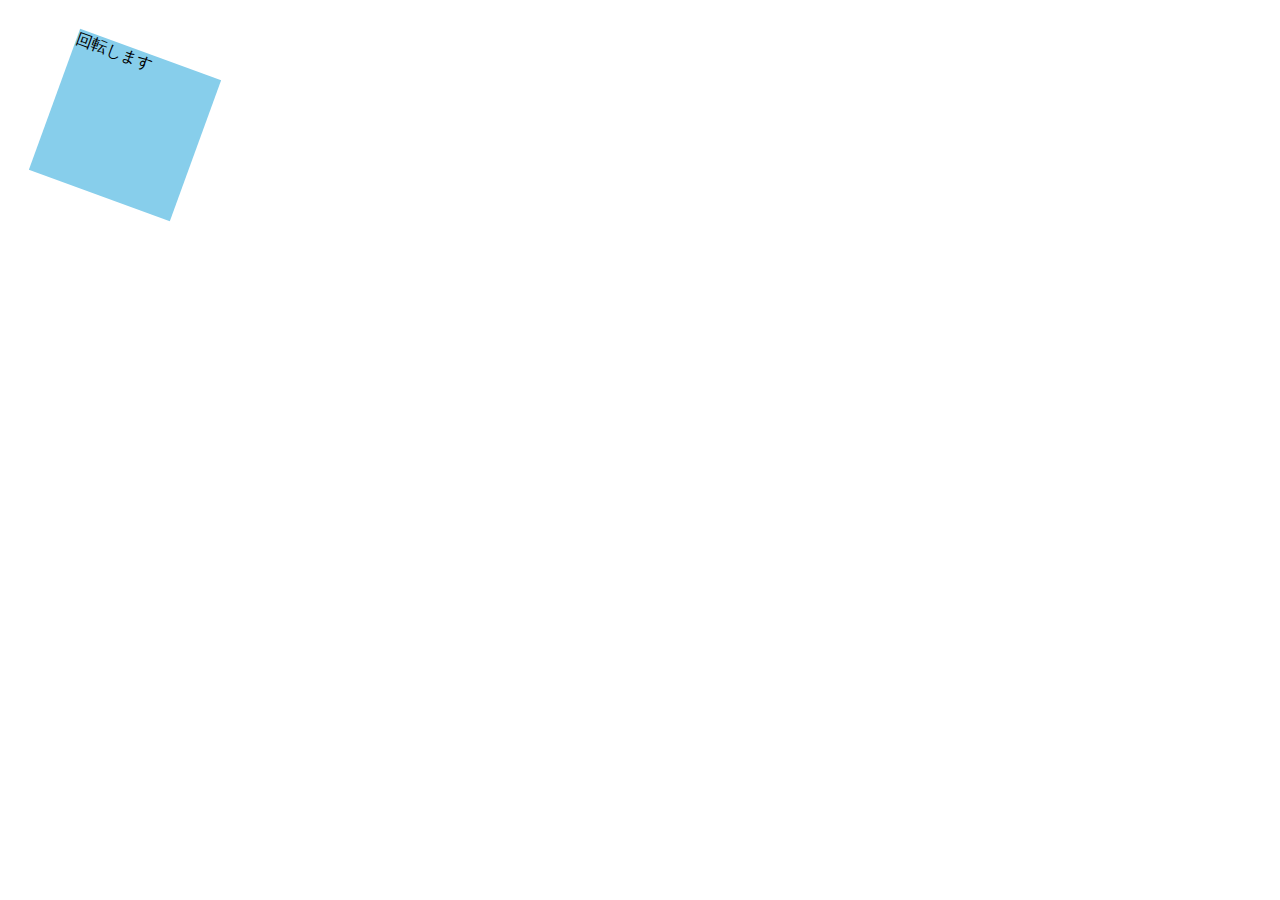
<file: kadai_mdn_css/mdn.html>
<!DOCTYPE html>
<html>

<head>
    <style>
        div {
            position: absolute;
            left: 50px;
            top: 50px;
            width: 150px;
            height: 150px;
            background-color: skyblue;
            transform: rotate(20deg);
        }
    </style>
</head>

<body>
    <div>
        回転します
    </div>

</body>

</html>
</file>
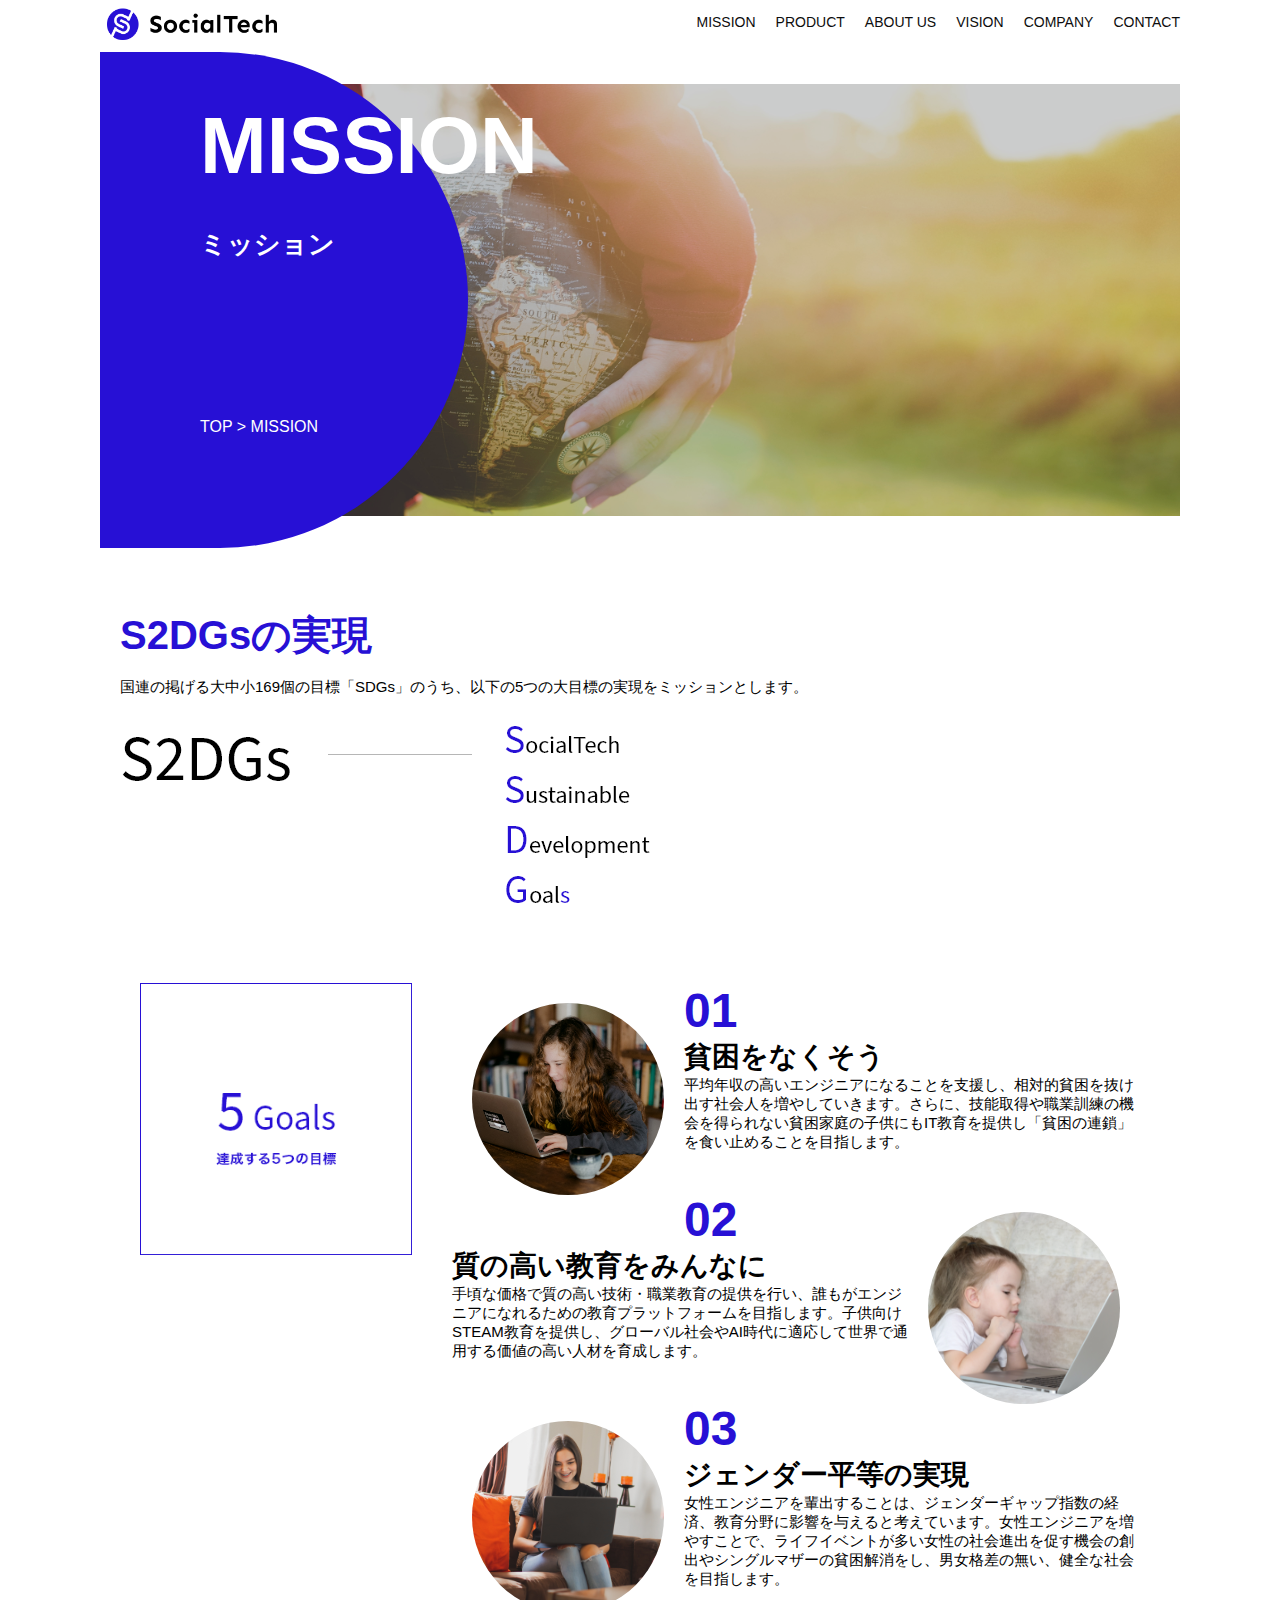
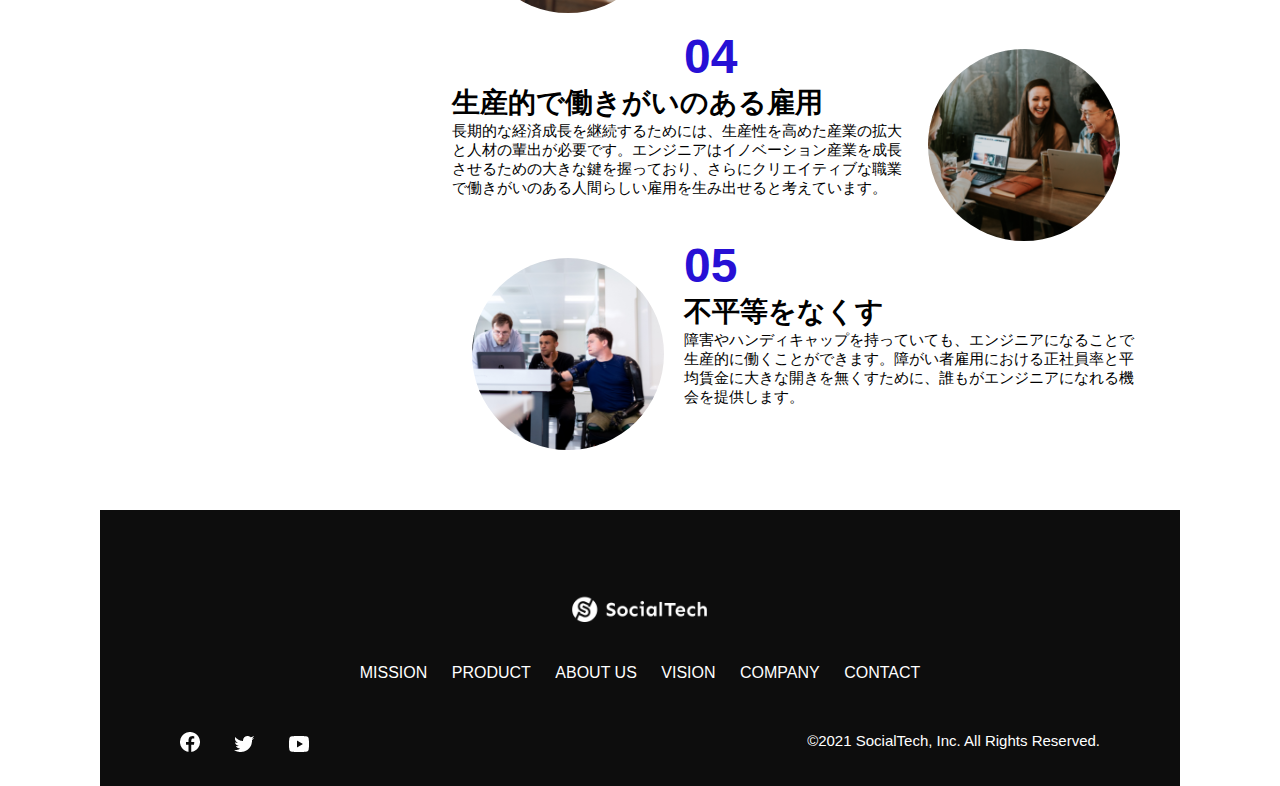
<file: html-css-advanced-kadai/kadai_tutorial_output/socialtech/mission.html>
<!DOCTYPE html>
<html>
  <head>
    <title></title>
    <title>SocialTech - MISSION ミッション -</title>
    <meta charset="utf-8">
    <meta name="description" content="">
    <meta name="description" content="SocialTechが目指す5つの目標（S2DGs）を紹介します">
    <meta name="viewport" content="width=device-width, initial-scale=1.0">
    <link rel="stylesheet" href="style.css">
  </head>

  <body>
    <!-- ヘッダー -->
    <header>
      <!-- ロゴ -->
      <a href="index.html" id="logo">
        <img src="images/logo.png" alt="トップページに戻る">
      </a>

      <!-- PC用ナビゲーション -->
      <nav id="nav-pc">
        <ul>
          <li><a href="mission.html">MISSION</a></li>
          <li><a href="product.html">PRODUCT</a></li>
          <li><a href="index.html#aboutus">ABOUT US</a></li>
          <li><a href="index.html#vision">VISION</a></li>
          <li><a href="index.html#company">COMPANY</a></li>
          <li><a href="index.html#contact">CONTACT</a></li>
        </ul>
      </nav>

      <!-- スマホ用メニューボタン -->
      <button id="menu-sp" onclick="document.getElementById('nav-sp').style.display = 'block'">
        <img src="images/button-menu.png" alt="ナビゲーションを開く">
      </button>

      <!-- スマホ用ナビゲーション -->
      <div id="nav-sp">
        <button id="close" onclick="document.getElementById('nav-sp').style.display = 'none'">
          <img src="images/button-close.png" alt="ナビゲーションを閉じる">
        </button>

        <nav>
          <ul>
            <li>
              <a id="logo-sp" href="index.html" onclick="document.getElementById('nav-sp').style.display = 'none'"><img src="images/logo-sp.png" alt="トップページに戻る"></a>
            </li>
            <li><a class="menu" href="mission.html" onclick="document.getElementById('nav-sp').style.display = 'none'">MISSION</a></li>
            <li><a class="menu" href="product.html" onclick="document.getElementById('nav-sp').style.display = 'none'">PRODUCT</a></li>
            <li><a class="menu" href="index.html#aboutus" onclick="document.getElementById('nav-sp').style.display = 'none'">ABOUT US</a></li>
            <li><a class="menu" href="index.html#vision" onclick="document.getElementById('nav-sp').style.display = 'none'">VISION</a></li>
            <li><a class="menu" href="index.html#company" onclick="document.getElementById('nav-sp').style.display = 'none'">COMPANY</a></li>
            <li><a class="menu" href="index.html#contact" onclick="document.getElementById('nav-sp').style.display = 'none'">CONTACT</a></li>
          </ul>
        </nav>
        <div id="sns">
          <a href="https://www.facebook.com/sejuku2013">
            <img src="images/button-facebook.png" alt="Facebookのリンク">
          </a>
          <a href="https://twitter.com/samuraijuku">
            <img src="images/button-twitter.png" alt="Twitterのリンク">
          </a>
          <a href="https://www.youtube.com/channel/UCCFOQO5aDK0xXam4cUQXT8g">
            <img src="images/button-youtube.png" alt="YouTubeのリンク">
          </a>
        </div>
      </div>
    </header>

    <main>
      <article>
        <section id="mission-main">
          <div class="mission-main-inner">
            <div id="mission-title">
              <h1>MISSION<br><span>ミッション</span></h1>
              <p>TOP > MISSION</p>
            </div>
          </div>
        </section>

        <section id="mission-s2dgs">
          <h2 class="mission-h2">S2DGsの実現</h2>
          <p>国連の掲げる大中小169個の目標「SDGs」のうち、以下の5つの大目標の実現をミッションとします。</p>
          <img src="images/mission/mission-s2dgs.png" alt="S2DGs">
        </section>

        <section id="mission-five-goals">
          <div class="five-goals-image">
            <img src="images/mission/mission-5goals.png" alt="5Goals">
          </div>
          <div class="five-goals-read">
            <div>
              <img class="fivegoals-image-left" src="images/mission/mission-5goals01.png" alt="PCを操作する女の子">
              <span class="fivegoals-number">01</span>
              <h3 class="fivegoals-h3">貧困をなくそう</h3>
              <p class="fivegoals-p">平均年収の高いエンジニアになることを支援し、相対的貧困を抜け出す社会人を増やしていきます。さらに、技能取得や職業訓練の機会を得られない貧困家庭の子供にもIT教育を提供し「貧困の連鎖」を食い止めることを目指します。</p>
            </div>
            <div>
              <img class="fivegoals-image-right" src="images/mission/mission-5goals02.png" alt="PCを見つめる小さい女の子">
              <span class="fivegoals-number">02</span>
              <h3 class="fivegoals-h3">質の高い教育をみんなに</h3>
              <p class="fivegoals-p">手頃な価格で質の高い技術・職業教育の提供を行い、誰もがエンジニアになれるための教育プラットフォームを目指します。子供向けSTEAM教育を提供し、グローバル社会やAI時代に適応して世界で通用する価値の高い人材を育成します。</p>
            </div>
            <div>
              <img class="fivegoals-image-left" src="images/mission/mission-5goals03.png" alt="PCを操作する女性">

              <span class="fivegoals-number">03</span>
              <h3 class="fivegoals-h3">ジェンダー平等の実現</h3>
              <p class="fivegoals-p">女性エンジニアを輩出することは、ジェンダーギャップ指数の経済、教育分野に影響を与えると考えています。女性エンジニアを増やすことで、ライフイベントが多い女性の社会進出を促す機会の創出やシングルマザーの貧困解消をし、男女格差の無い、健全な社会を目指します。</p>
            </div>
            <div>
              <img class="fivegoals-image-right" src="images/mission/mission-5goals04.png" alt="笑顔で話し合う3人の男女">
              <span class="fivegoals-number">04</span>
              <h3 class="fivegoals-h3">生産的で働きがいのある雇用</h3>
              <p class="fivegoals-p">長期的な経済成長を継続するためには、生産性を高めた産業の拡大と人材の輩出が必要です。エンジニアはイノベーション産業を成長させるための大きな鍵を握っており、さらにクリエイティブな職業で働きがいのある人間らしい雇用を生み出せると考えています。</p>
            </div>
            <div>
              <img class="fivegoals-image-left" src="images/mission/mission-5goals05.png" alt="障害を持つ男性が生き生きと働く様子">
              <span class="fivegoals-number">05</span>
              <h3 class="fivegoals-h3">不平等をなくす</h3>
              <p class="fivegoals-p">障害やハンディキャップを持っていても、エンジニアになることで生産的に働くことができます。障がい者雇用における正社員率と平均賃金に大きな開きを無くすために、誰もがエンジニアになれる機会を提供します。</p>
            </div>
          </div>
        </section>

      </article>
    </main>

    <footer>
      <div id="footer-logo">
        <img src="images/logo-sp.png" alt="SocialTech">
      </div>
      <div id="footer-link">
        <a href="mission.html">MISSION</a>
        <a href="product.html">PRODUCT</a>
        <a href="index.html#aboutus">ABOUT US</a>
        <a href="index.html#vision">VISION</a>
        <a href="index.html#company">COMPANY</a>
        <a href="index.html#contact">CONTACT</a>
      </div>
      <div id="sns-footer">
        <div class="sns-btns">
          <a href="https://www.facebook.com/sejuku2013"><img src="images/button-facebook.png" alt="Facebookのリンク"></a>
          <a href="https://twitter.com/samuraijuku"><img src="images/button-twitter.png" alt="Twitterのリンク"></a>
          <a href="https://www.youtube.com/channel/UCCFOQO5aDK0xXam4cUQXT8g"><img src="images/button-youtube.png" alt="YouTubeのリンク"></a>
        </div>
        <p id="copyright">&copy;2021 SocialTech, Inc. All Rights Reserved.</p>
      </div>
    </footer>

  </body>
</html>
</file>
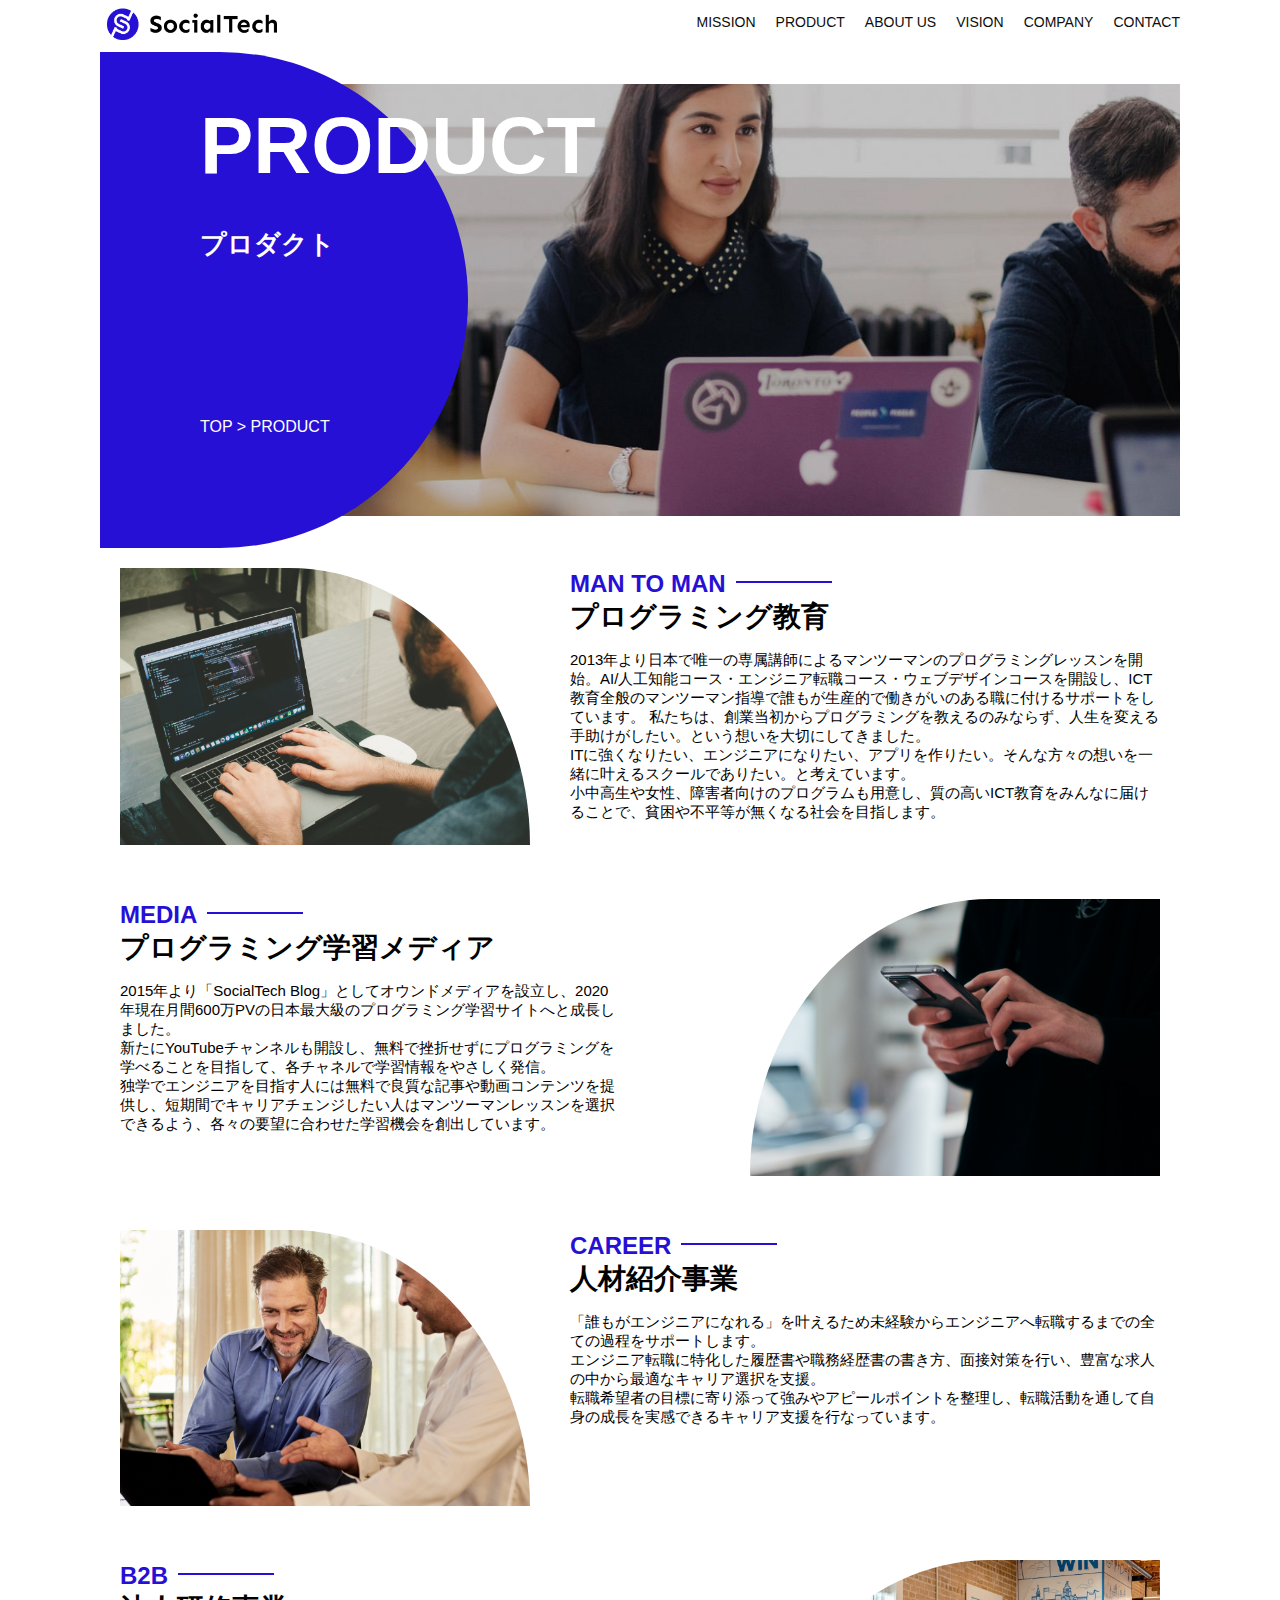
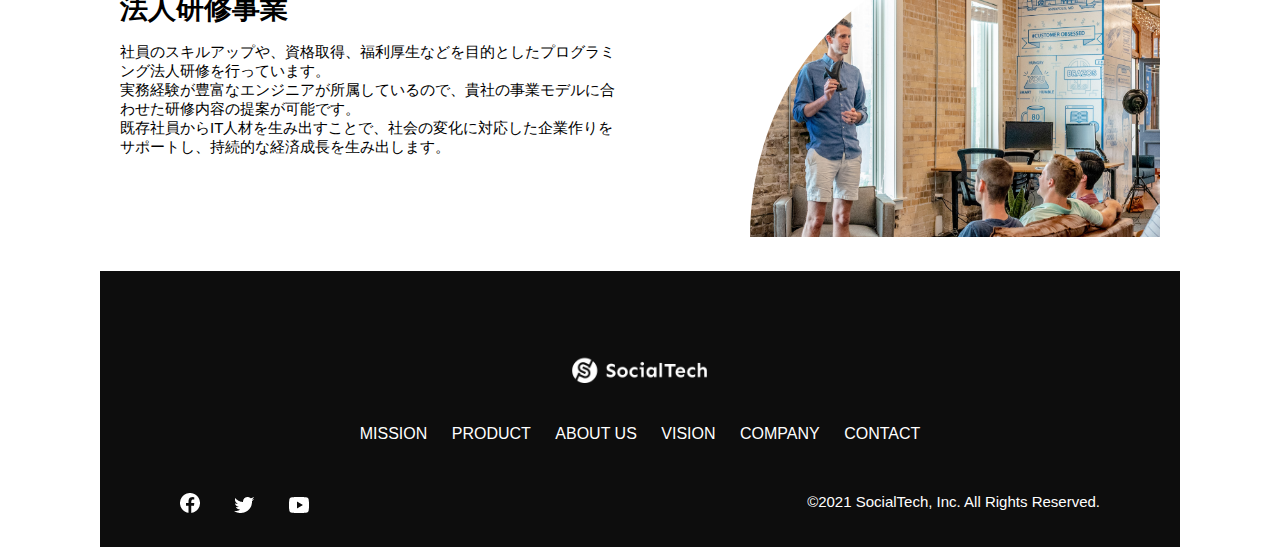
<file: html-css-advanced-kadai/kadai_tutorial_output/socialtech/product.html>
<!DOCTYPE html>
<html>
  <head>
    <title></title>
    <title>SocialTech -PRODUCT プロダクト-</title>
    <meta charset="utf-8">
    <meta name="description" content="">
    <meta name="description" content="SocialTechの4つのプロダクトを紹介します">
    <meta name="viewport" content="width=device-width, initial-scale=1.0">
    <link rel="stylesheet" href="style.css">
  </head>

  <body>
    <!-- ヘッダー -->
    <header>
      <!-- ロゴ -->
      <a href="index.html" id="logo">
        <img src="images/logo.png" alt="トップページに戻る">
      </a>

      <!-- PC用ナビゲーション -->
      <nav id="nav-pc">
        <ul>
          <li><a href="mission.html">MISSION</a></li>
          <li><a href="product.html">PRODUCT</a></li>
          <li><a href="index.html#aboutus">ABOUT US</a></li>
          <li><a href="index.html#vision">VISION</a></li>
          <li><a href="index.html#company">COMPANY</a></li>
          <li><a href="index.html#contact">CONTACT</a></li>
        </ul>
      </nav>

      <!-- スマホ用メニューボタン -->
      <button id="menu-sp" onclick="document.getElementById('nav-sp').style.display = 'block'">
        <img src="images/button-menu.png" alt="ナビゲーションを開く">
      </button>

      <!-- スマホ用ナビゲーション -->
      <div id="nav-sp">
        <button id="close" onclick="document.getElementById('nav-sp').style.display = 'none'">
          <img src="images/button-close.png" alt="ナビゲーションを閉じる">
        </button>

        <nav>
          <ul>
            <li>
              <a id="logo-sp" href="index.html" onclick="document.getElementById('nav-sp').style.display = 'none'"><img src="images/logo-sp.png" alt="トップページに戻る"></a>
            </li>
            <li><a class="menu" href="mission.html" onclick="document.getElementById('nav-sp').style.display = 'none'">MISSION</a></li>
            <li><a class="menu" href="product.html" onclick="document.getElementById('nav-sp').style.display = 'none'">PRODUCT</a></li>
            <li><a class="menu" href="index.html#aboutus" onclick="document.getElementById('nav-sp').style.display = 'none'">ABOUT US</a></li>
            <li><a class="menu" href="index.html#vision" onclick="document.getElementById('nav-sp').style.display = 'none'">VISION</a></li>
            <li><a class="menu" href="index.html#company" onclick="document.getElementById('nav-sp').style.display = 'none'">COMPANY</a></li>
            <li><a class="menu" href="index.html#contact" onclick="document.getElementById('nav-sp').style.display = 'none'">CONTACT</a></li>
          </ul>
        </nav>
        <div id="sns">
          <a href="https://www.facebook.com/sejuku2013">
            <img src="images/button-facebook.png" alt="Facebookのリンク">
          </a>
          <a href="https://twitter.com/samuraijuku">
            <img src="images/button-twitter.png" alt="Twitterのリンク">
          </a>
          <a href="https://www.youtube.com/channel/UCCFOQO5aDK0xXam4cUQXT8g">
            <img src="images/button-youtube.png" alt="YouTubeのリンク">
          </a>
        </div>
      </div>
    </header>

    <main>
      <article>
        <section id="product-main">
          <div class="product-main-inner">
            <div id="product-title">
              <h1>PRODUCT<br><span>プロダクト</span></h1>
              <p>TOP > PRODUCT</p>
            </div>
          </div>
        </section>

        <section class="product-section product-section-left">
          <div class="product-section-img">
            <img src="images/product/product-mantoman.png" alt="PCでコードを書く男性">
          </div>
          <div class="product-read">
            <h2 class="product-h2">MAN TO MAN</h2>
            <h3 class="product-h3">プログラミング教育</h3>
            <p>
              2013年より日本で唯一の専属講師によるマンツーマンのプログラミングレッスンを開始。AI/人工知能コース・エンジニア転職コース・ウェブデザインコースを開設し、ICT教育全般のマンツーマン指導で誰もが生産的で働きがいのある職に付けるサポートをしています。 私たちは、創業当初からプログラミングを教えるのみならず、人生を変える手助けがしたい。という想いを大切にしてきました。<br>ITに強くなりたい、エンジニアになりたい、アプリを作りたい。そんな方々の想いを一緒に叶えるスクールでありたい。と考えています。<br>小中高生や女性、障害者向けのプログラムも用意し、質の高いICT教育をみんなに届けることで、貧困や不平等が無くなる社会を目指します。
            </p>
          </div>
        </section>

        <section class="product-section product-section-right">
          <div class="product-read">
            <h2 class="product-h2">MEDIA</h2>
            <h3 class="product-h3">プログラミング学習メディア</h3>
            <p>2015年より「SocialTech Blog」としてオウンドメディアを設立し、2020年現在月間600万PVの日本最大級のプログラミング学習サイトへと成長しました。<br>新たにYouTubeチャンネルも開設し、無料で挫折せずにプログラミングを学べることを目指して、各チャネルで学習情報をやさしく発信。<br>独学でエンジニアを目指す人には無料で良質な記事や動画コンテンツを提供し、短期間でキャリアチェンジしたい人はマンツーマンレッスンを選択できるよう、各々の要望に合わせた学習機会を創出しています。</p>
          </div>
          <div class="product-section-img">
            <img src="images/product/product-media.png" alt="スマートフォンを操作する人">
          </div>
        </section>

        <section class="product-section product-section-left">
          <div class="product-section-img">
            <img src="images/product/product-career.png" alt="笑顔で話し合う2人の男性">
          </div>
          <div class="product-read">
            <h2 class="product-h2">CAREER</h2>
            <h3 class="product-h3">人材紹介事業</h3>
            <p>「誰もがエンジニアになれる」を叶えるため未経験からエンジニアへ転職するまでの全ての過程をサポートします。<br>エンジニア転職に特化した履歴書や職務経歴書の書き方、面接対策を行い、豊富な求人の中から最適なキャリア選択を支援。<br>転職希望者の目標に寄り添って強みやアピールポイントを整理し、転職活動を通して自身の成長を実感できるキャリア支援を行なっています。<br></p>
          </div>
        </section>

        <section class="product-section product-section-right">
          <div class="product-read">
            <h2 class="product-h2">B2B</h2>
            <h3 class="product-h3">法人研修事業</h3>
            <p>社員のスキルアップや、資格取得、福利厚生などを目的としたプログラミング法人研修を行っています。<br>実務経験が豊富なエンジニアが所属しているので、貴社の事業モデルに合わせた研修内容の提案が可能です。<br>既存社員からIT人材を生み出すことで、社会の変化に対応した企業作りをサポートし、持続的な経済成長を生み出します。</p>
          </div>
          <div class="product-section-img">
            <img src="images/product/product-b2b.png" alt="講演中の男性とそれを聴く人々">
          </div>
        </section>
      </article>
    </main>

    <footer>
      <div id="footer-logo">
        <img src="images/logo-sp.png" alt="SocialTech">
      </div>
      <div id="footer-link">
        <a href="mission.html">MISSION</a>
        <a href="product.html">PRODUCT</a>
        <a href="index.html#aboutus">ABOUT US</a>
        <a href="index.html#vision">VISION</a>
        <a href="index.html#company">COMPANY</a>
        <a href="index.html#contact">CONTACT</a>
      </div>
      <div id="sns-footer">
        <div class="sns-btns">
          <a href="https://www.facebook.com/sejuku2013"><img src="images/button-facebook.png" alt="Facebookのリンク"></a>
          <a href="https://twitter.com/samuraijuku"><img src="images/button-twitter.png" alt="Twitterのリンク"></a>
          <a href="https://www.youtube.com/channel/UCCFOQO5aDK0xXam4cUQXT8g"><img src="images/button-youtube.png" alt="YouTubeのリンク"></a>
        </div>
        <p id="copyright">&copy;2021 SocialTech, Inc. All Rights Reserved.</p>
      </div>
    </footer>
    
  </body>
</html>
</file>
<file: html-css-advanced-kadai/style.css>
body {
  font-family: "Source Sans Pro", "Hiragino Kaku Gothic ProN", Meiryo, Arial,
    sans-serif;
}

p {
  font-size: 15px;
}

#main-visual>img {
  width: 100%;
}

@media screen and (min-width: 768px) {

  #menu-sp{
    display: none;
  }

  #nav-sp{
    display: none;
  }

  /* 横幅設定 */
  body {
    max-width: 1080px;
    min-width: 960px;
    margin: 0 auto 0 auto;
  }

  /* ヘッダー */
  header {
    display: flex;
    justify-content: space-between;
  }

  /* ナビゲーションのレイアウト */
  #nav-pc {
    text-align: right;
    font-size: 14px;
    padding-top: 15px;
  }

  /* ナビゲーションのリンクの装飾設定 */
  #nav-pc>a {
    text-decoration: none;
    margin-left: 20px;
  }

  #nav-pc>a:link {
    color: #0d0d0d;
  }

  #nav-pc>a:visited {
    color: #0d0d0d;
  }

  #nav-pc>a:hover {
    color: #0d0d0d;
    text-decoration: underline;
  }

  #nav-pc>a:active {
    color: #0d0d0d;
  }
}

@media screen and (mix-width: 376px) and (max-width: 767px) {
  #nav-sp{
    display: none
  }
  
}


@media screen and (max-width: 767px) {
  #nav-pc{
    display: none;
  }


#menu-sp{
  position: absolute;
  top: 0;
  right: 0;
  border: none;
}

#nav-sp{
  background-color: #ce933e;
  width: 100%;
  height: 100%;
  top: 0;
  left: 0;
  display: none;
  position: absolute;
  z-index: 100;
}

#nav-sp ul{
  padding-left: 0px;
}

#nav-sp li{
  list-style: none;
}

#close{
  position: absolute;
  border: none;
  background-color: #ce933e;
  top: 10px;
  right: 10px;
}

#logo-sp{
  margin: 80px 0px 30px 20px;
}

#nav-sp a{
  display: block;
}

#nav-sp a:link{
  color: #ffffff;
}

#nav-sp :visited{
  color: #ffffff;
}

#nav-sp a:hover{
  color: #ffffff;
  text-decoration: underline;
}

#nav-sp a:active{
  color: #ffffff;
}

#nav-sp .menu{
  text-decoration: none;
  display: block;
  margin: 0px 20px;
  height: 44px;
  font-size: 16px;
  background-image: url(images/arrow.png);
  background-repeat: no-repeat;
  background-position: right top;
}

}
</file>
<file: kadai_015/stylesheet.css>
.decoration {
  color: rgb(255, 192, 203)
}

h1 {
  font-size: 2rem;
  font-family: "Josefin Sans";
  letter-spacing: 1.2em;
  border-bottom: solid 3px rgb(115, 115, 114);
  text-shadow: 2px 2px 4px grey;
}

body {
  text-align: center;
  font-family: "Arial", "Meiryo", sans-serif;
}
</file>
<file: kadai_018/stylesheet.css>
#top{
  width: 800px;
  background-color: #dcc9f4;
  margin: 20px;
  display: block;
  text-align: center;
  margin-left: auto;
  margin-right: auto;
}

.top-child{
  background-color: #ffd9df;
  display: inline-block;
  margin-left: auto;
  margin-right: auto;
  width: 20%;
}

#middle{
  width: 800px;
  height: 800px;
  margin: 20px;
  margin-left: auto;
  margin-right: auto;
  position: relative;
  background-color: #ffd9df;
}

#middle-child01{
  width: 200px;
  height: 200px;
  position: absolute;
  top: 100px;
  left: 100px;
  background-color: #87ceeb;
}



#middle-child02{
  width: 200px;
  height: 200px;
  position: absolute;
  top: 300px;
  left: 300px;
  background-color: #87ceeb;
}

#middle-child03{
  width: 200px;
  height: 200px;
  position: absolute;
  top: 500px;
  left: 500px;
  background-color: #87ceeb;
}

#bottom{
  width: 800px;
  height: 300px;
  margin: 20px;
  margin-left: auto;
  margin-right: auto;
  position: relative;
  background-color: #87ceeb;
}

#bottom-child01{
  width: 400px;
  height: 100px;
  background-color: #e5dcf0;
}

#bottom-child02{
  width: 400px;
  height: 100px;
  position: relative;
  left: 200px;
  background-color: #e5dcf0;
}

#bottom-child03{
  width: 400px;
  height: 100px;
  position: relative;
  left: 400px;
  background-color: #e5dcf0;
}
</file>
<file: kadai_022/stylesheet.css>
h1,p,body{
  margin: 0px;
}

p,a{
  font-size: 20px;
}

header{
  margin-bottom: 20px;
  background-color: rgb(244, 79, 79);
  text-align: center;
}

h1{
  color: rgb(255, 255, 255);
}

main{
  margin: 10px;
}

a{
  color: rgb(255, 255, 255);
}

a:visited{
  color: rgb(193, 234, 251);
}

a:hover{
  color: rgb(245, 178, 168);
}

#parent{
  display: flex;
  justify-content: space-around;
}

.contents{
  border: solid 3px rgb(238, 204, 204);
  flex-basis: 25%;
  padding: 10px 15px;
  margin: 20px 0px;
  text-align: center;
}

.contents img {
  margin: 10px 0px;
  width: 70%;
}

div p:nth-of-type(2)::first-letter{
  font-weight: bold;
  color: rgb(97, 206, 249);
}

h2{
  font-size: 25px;
  border-bottom: dotted 3px rgb(236, 122, 122);
}

h2::before{
  content: "●";
  color: rgb(239, 111, 139);
}

footer{
  background-color: rgb(244, 79, 79);
  text-align: center;
}

@media screen and (max-width: 768px) {
  h2{
    font-size: 30px;
  }

  p{
    font-size: 25px;
  }

  #parent{
    flex-direction: column;
  }
}
</file>
<file: html-css-advanced-kadai/kadai_tutorial_output/socialtech/style.css>
/* PC、スマホ共通スタイル */
* {
  box-sizing: border-box;
}

p {
  font-size: 15px;
}

/* PC、スマホ共通スタイル */
body {
  max-width: 1080px;
  margin: 0 auto 0 auto;
   font-family: "Source Sans Pro", "Hiragino Kaku Gothic ProN", Meiryo, Arial, sans-serif;
}

/* ヘッダー */
header {
  display: flex;
  justify-content: space-between;
}

 /* ナビゲーションのレイアウト */
#nav-pc {
  font-size: 14px;
}

#nav-pc ul {
  display: flex;
  padding-left: 0;
}

#nav-pc li {
  list-style: none;
}

/* ナビゲーションのリンクの装飾設定 */
#nav-pc a {
  text-decoration: none;
  margin-left: 20px;
  color: #0d0d0d;
}

#nav-pc a:hover {
  text-decoration: underline;
}

/* スマホ用ナビを非表示 */
#nav-sp,
#menu-sp {
  display: none;
}

#main-visual {
  position: relative;
  height: 400px;
}

#main-message {
  position: absolute;
  top: 0;
  left: 0;
  background-color: #2710d5;
  color: #ffffff;
  border-radius: 0 0 476px 0;
  max-width: 620px;
  height: 100%;
  width: 100%;
  z-index: 11;
}

#main-message > h1 {
  font-size: 60px;
  margin: 100px 0 0 50px;
}

#main-message > p { 
  font-size: 28px;
  margin: 0 0 0 50px;
}

#main-visual > img {
  max-width: 620px;
  border-radius: 476px 0 0 0;
  position: absolute;
  top: 0;
  right: 0;
  z-index: 10;
}

/* 見出し */
h2 {
  margin: 40px 0 0 0;
}

h2::after {
  content: url("images/line.png");
  margin-left: 10px;
}

h3 {
  font-size: 27px;
}

/* ミッション */
#mission {
  margin: 80px auto 80px auto;
}

#mission-flex {
  display: flex;
}

#mission-flex > div {
  width: 50%;
  margin: 20px;
}

#mission-photo {
  width: 100%;
}

#s2dgs {
  margin-top: 50px;
  width: 100%;
}

#product {
  background-color: #fafafa;
  margin: 80px 0 80px 0;
  padding: 10px 40px 0px 40px;
}

/* 外枠 */
#product .product-flex {
  margin-top: 40px;
  display: flex;
}

/* 左のカラム */
#product-left {
  width: 50%;
  margin-right: 20px;
}

/* 右のカラム */
#product-right {
  width: 50%;
  margin-left: 20px;
  margin-top: 80px;
}

/* 画像＋説明の枠 */
#product-left > div {
  position: relative;
  height: 480px;
  margin-right: 20px;
}
#product-right > div {
  position: relative;
  height: 480px;
  margin-left: 20px;
}

/* 画像 */
.product-photo {
  width: 100%;
}

/* 説明文の枠 */
.product-explain {
  background-color: #ffffff;
  position: absolute;
  left: 0;
  bottom: 50px;
  margin: 0 40px 0 40px;
  padding: 20px;
  box-shadow: 5px 5px 10px rgba(0, 0, 0, 0.05);
}

/* 説明文の英語 */
.product-explain > span {
  color: #2710d5;
  font-weight: bold;
  font-size: 16px;
  margin: 0;
}

/* 説明文の見出し */
.product-explain > h3 {
  margin: 5px 0 5px 0;
}

/* 説明文 */
.product-explain > p {
  font-size: 14px;
  margin: 0;
}

/* もっと見るボタン */
#product-more {
  text-align: center;
}

#product-more a {
  position: relative;
  bottom: -42px;
}

 /* ABOUT US */
 #aboutus {
  margin: 80px auto 80px auto;
}

/* 3つの組織文化と画像を入れる枠 */
#aboutus > div {
  display: flex;
}

/* 画像 */
.culture-img {
  width: 50%;
  align-self: flex-start;
}

.culture-img2 {
  margin-top: 50px;
  width: 100%;
}

/* 3つの組織文化の表 */
.culture-table {
  margin-right: 50px;
}

/* 番号 */
.culture-num {
  font-size: 80px;
  color: #2710d5;
  padding: 0 20px 0 0;
}

/* 見出し */
.culture-table th {
  text-align: left;
  font-size: 28px;
  font-weight: bold;
}

/* 組織文化英語 */
.culture-en {
  color: #2710d5;
  font-size: 24px;
}

/* 説明文 */
.culture-description {
  margin: 0;
}

/* ビジョン */
#vision {
  margin: 80px auto 80px auto;
}

/* セクション内の外枠*/
#vision > div {
  display: flex;
  justify-content: space-between;
  flex-wrap: wrap;
}

/*7つの行動指針の枠*/
.vision-box {
  width: 300px;
  height: 300px;
  margin-bottom: 30px;
  position: relative;
}

.vision-box > img {
  width: 100%;
  position: relative;
  z-index: 30;
}

.vision-box > div {
  position: absolute;
  top: 0;
  left: 0;
  z-index: 31;
  margin-right: 20px;
}

.vision-box > div > h4 {
  color: #2710d5;
  font-size: 19px;
  margin: 80px 0 0 0;
}

.vision-box > div > h4::first-letter {
  font-size: 40px;
}

.vision-box > div > h5 {
  font-size: 20px;
  margin: 0 0 0 0;
}

.vision-box > div > p {
  margin: 10px 0 0 0;
}

/* 会社概要 */
#company {
  margin: 80px auto 80px auto;
}

#company-table {
  width: 100%;
}

.tableheader {
  text-align: left;
  padding: 20px;
  border-bottom-color: #2710d5;
  border-bottom-width: 1px;
  border-bottom-style: solid;
  width: 100px;
}

.tableheader-first {
  border-top-color: #2710d5;
  border-top-width: 1px;
  border-top-style: solid;
}

.cell {
  padding: 30px;
  border-bottom-color: #ececec;
  border-bottom-width: 1px;
  border-bottom-style: solid;
}

.cell-first {
  border-top-color: #ececec;
  border-top-width: 1px;
  border-top-style: solid;
}

#company > iframe {
  width: 100%;
  height: 368px;
  margin-top: 40px;
}

/* お問い合わせ */
#contact {
  margin: 80px auto 80px auto;
}

/* 外枠 */
#contact > form > div {
  display: flex;
  flex-direction: row;
  flex-wrap: wrap;
  padding-bottom: 30px;
}

/* 左列の見出し */
.contact-heading {
  width: 240px;
  align-self: center;
}
/* 見出しのラベル */
.contact-label {
  font-weight: bold;
}
/* 必須 */
.contact-span {
  color: #ce2222;
  margin: 0 0 0 20px;
  font-weight: bold;
}

/* テキストボックス */
.contact-textbox {
  border-top: 0px;
  border-left: 0px;
  border-right: 0px;
  border-bottom-width: 1px;
  border-bottom-color: #707070;
  border-style: solid;
  background-color: #fafafa;
  width: 400px;
  height: 56px;
}

/* お問い合わせ内容のテキストエリア */
.contact-textarea {
  border-top: 0px;
  border-left: 0px;
  border-right: 0px;
  border-bottom-width: 1px;
  border-bottom-color: #707070;
  background-color: #fafafa;
  width: 400px;
  height: 200px;
}

/* 個人情報の取り扱い */
#contact dt {
  font-weight: bold;
}

#contact dd {
  margin: 0 0 16px 0;
}

#contact dd p {
  margin: 0;
}

#contact dd ul {
  padding-left: 0;
}

#contact dd li {
  margin-bottom: 0;
  list-style: none;
}

/* フッター */
footer {
  background-color: #0d0d0d;
  text-align: center;
  padding: 80px 80px 30px 80px;
}

#footer-logo {
  margin-bottom: 30px;
}

#footer-link {
  margin-bottom: 50px;
}

#footer-link > a {
  text-decoration: none;
  margin: 10px;
  color: #ffffff;
}

#footer-link > a:hover {
  text-decoration: underline;
}

#sns-footer {
  display: flex;
  justify-content: space-between;
  text-align: left;
}

#sns-footer a {
  margin-right: 30px;
}

#copyright {
  color: #ffffff;
  margin: 0;
}



/* mission.html用スタイル */
 /* ミッションのメインビジュアル */
 .mission-main-inner {
  background-image: url("images/mission/mission-main.png");
  background-repeat: no-repeat;
  background-position-y: center;
}

#mission-title {
  background-color: #2710d5;
  width: 368px;
  color: #ffffff;
  height: 496px;
  border-radius: 0 248px 248px 0;
  position: relative;
}

#mission-title h1 {
  position: absolute;
  top: 0;
  left: 100px;
  font-size: 80px;
  line-height: 1;
}

#mission-title h1 span {
  font-size: 26px;
}

#mission-title > p {
  position: absolute;
  top: 350px;
  left: 100px;
  font-size: 16px;
}

/* ミッションページ　S2DGSの設定 */
#mission-s2dgs {
  padding: 20px;
}

.mission-h2 {
  color: #2710d5;
  font-size: 40px;
}

.mission-h2::after {
  content: none;
}

/* ミッションページ　5つのゴールの設定 */
#mission-five-goals {
  padding: 20px;
  display: flex;
}

#mission-five-goals .five-goals-image {
  width: 30%;
  padding: 20px;
}

#mission-five-goals .five-goals-image img {
  width: 100%;
}

#mission-five-goals .five-goals-read {
  width: 70%;
  padding: 20px;
}

#mission-five-goals .five-goals-read > div {
  margin-bottom: 40px;
}

.fivegoals-image-right {
  float: right;
  margin: 20px;
}

.fivegoals-image-left {
  float: left;
  margin: 20px;
}

.fivegoals-number {
  color: #2710d5;
  font-size: 48px;
  font-weight: bold;
  margin: 0;
}

.fivegoals-h3 {
  font-size: 28px;
  margin: 0;
}

.fivegoals-p {
  margin: 0;
}





/* プロダクトページ */
.product-main-inner {
  background-image: url("images/product/product-main.png");
  background-repeat: no-repeat;
  background-position-y: center;
}

#product-title {
  background-color: #2710d5;
  width: 368px;
  color: #ffffff;
  height: 496px;
  border-radius: 0 248px 248px 0;
  position: relative;
}

#product-title h1 {
  position: absolute;
  top: 0;
  left: 100px;
  font-size: 80px;
  line-height: 1;
}

#product-title h1 span {
  font-size: 26px;
}

#product-title > p {
  position: absolute;
  top: 350px;
  left: 100px;
  font-size: 16px;
}

/* セクション */
.product-section {
  display: flex;
  padding: 20px 20px 0;
}

.product-section .product-section-img {
  width: 450px;
}

/* 左が画像のセクション*/
.product-section-left .product-section-img img {
  width: 100%;
  padding: 0 40px 30px 0;
  border-radius: 0 432px 0 0;
}

.product-section-left .product-read {
  width: 50%;
  flex-grow: 1;
}

.product-section-left .product-read p {
  margin-bottom: 0;
}

/* 右が画像のセクション*/
.product-section-right {
  justify-content: space-between;
}

.product-section-right .product-section-img img {
  width: 100%;
  padding: 0 0 30px 40px;
  border-radius: 432px 0 0 0;
}

.product-section-right .product-read {
  width: 500px;
}

.product-h2 {
  color: #2710d5;
  font-size: 24px;
  margin: 0;
}

.product-h3 {
  font-size: 28px;
  margin: 0;
}



/*====================
  スマートフォン用のスタイル
 =====================*/
 @media screen and (max-width: 767px) {
  /* PC用ナビゲーション非表示 */
  #nav-pc {
    display: none;
  }

  /* ハンバーガーメニュー */
  #menu-sp {
    display: block;
    background-color: transparent;
    float: right;
    padding: 0;
    border: none;
  }

  /* スマホ用ナビゲーションの表示切替*/
  /* 初期状態、レイアウトと非表示設定 */
  #nav-sp {
    background-color: #2710d5;
    position: fixed;
    left: 0;
    top: 0;
    height: 100%;
    width: 100%;
    display: none;
    z-index: 100;
  }
  
}

/* mission.html用スタイル */
 /* ミッションのメインビジュアル */
 .mission-main-inner {
  background-image: url("images/mission/mission-main.png");
  background-repeat: no-repeat;
  background-position-y: center;
}

#mission-title {
  background-color: #2710d5;
  width: 368px;
  color: #ffffff;
  height: 496px;
  border-radius: 0 248px 248px 0;
  position: relative;
}

#mission-title h1 {
  position: absolute;
  top: 0;
  left: 100px;
  font-size: 80px;
  line-height: 1;
}

#mission-title h1 span {
  font-size: 26px;
}

#mission-title > p {
  position: absolute;
  top: 350px;
  left: 100px;
  font-size: 16px;
}

/* ミッションページ　S2DGSの設定 */
#mission-s2dgs {
  padding: 20px;
}

.mission-h2 {
  color: #2710d5;
  font-size: 40px;
}

.mission-h2::after {
  content: none;
}

/* ミッションページ　5つのゴールの設定 */
#mission-five-goals {
  padding: 20px;
  display: flex;
}

#mission-five-goals .five-goals-image {
  width: 30%;
  padding: 20px;
}

#mission-five-goals .five-goals-image img {
  width: 100%;
}

#mission-five-goals .five-goals-read {
  width: 70%;
  padding: 20px;
}

#mission-five-goals .five-goals-read > div {
  margin-bottom: 40px;
}

.fivegoals-image-right {
  float: right;
  margin: 20px;
}

.fivegoals-image-left {
  float: left;
  margin: 20px;
}

.fivegoals-number {
  color: #2710d5;
  font-size: 48px;
  font-weight: bold;
  margin: 0;
}

.fivegoals-h3 {
  font-size: 28px;
  margin: 0;
}

.fivegoals-p {
  margin: 0;
}





/* プロダクトページ */
.product-main-inner {
  background-image: url("images/product/product-main.png");
  background-repeat: no-repeat;
  background-position-y: center;
}

#product-title {
  background-color: #2710d5;
  width: 368px;
  color: #ffffff;
  height: 496px;
  border-radius: 0 248px 248px 0;
  position: relative;
}

#product-title h1 {
  position: absolute;
  top: 0;
  left: 100px;
  font-size: 80px;
  line-height: 1;
}

#product-title h1 span {
  font-size: 26px;
}

#product-title > p {
  position: absolute;
  top: 350px;
  left: 100px;
  font-size: 16px;
}

/* セクション */
.product-section {
  display: flex;
  padding: 20px 20px 0;
}

.product-section .product-section-img {
  width: 450px;
}

/* 左が画像のセクション*/
.product-section-left .product-section-img img {
  width: 100%;
  padding: 0 40px 30px 0;
  border-radius: 0 432px 0 0;
}

.product-section-left .product-read {
  width: 50%;
  flex-grow: 1;
}

.product-section-left .product-read p {
  margin-bottom: 0;
}

/* 右が画像のセクション*/
.product-section-right {
  justify-content: space-between;
}

.product-section-right .product-section-img img {
  width: 100%;
  padding: 0 0 30px 40px;
  border-radius: 432px 0 0 0;
}

.product-section-right .product-read {
  width: 500px;
}

.product-h2 {
  color: #2710d5;
  font-size: 24px;
  margin: 0;
}

.product-h3 {
  font-size: 28px;
  margin: 0;
}

  /*====================
スマートフォン用のスタイル
=====================*/
@media screen and (max-width: 767px) {
  /* PC用ナビゲーション非表示 */
  #nav-pc {
    display: none;
  }

  /* ハンバーガーメニュー */
  #menu-sp {
    display: block;
    background-color: transparent;
    float: right;
    padding: 0;
    border: none;
  }

  /* スマホ用ナビゲーションの表示切替*/
  /* 初期状態、レイアウトと非表示設定 */
  #nav-sp {
    background-color: #2710d5;
    position: fixed;
    left: 0;
    top: 0;
    height: 100%;
    width: 100%;
    display: none;
    z-index: 100;
  }

   /* ×ボタン */
   #close {
     position: absolute;
     top: 20px;
     right: 20px;
     background-color: transparent;
     border: none;
   }
 
   #nav-sp nav ul {
     padding-left: 0;
   }
 
   #nav-sp nav li {
     list-style: none;
   }
 
   /* ナビゲーションメニュー用ロゴ */
   #logo-sp {
     margin: 80px 0 30px 20px;
   } 

   /* ナビゲーションのリンクの装飾設定 */
  #nav-sp nav a {
    display: block;
    color: #ffffff;
  }
 
  #nav-sp nav a:hover {
     text-decoration: underline;
   }
 
   #nav-sp .menu {
     text-decoration: none;
     margin: 0 20px 0 20px;
     height: 44px;
     font-size: 16px;
     background-image: url("images/arrow.png");
     background-repeat: no-repeat;
     background-position: right top;
   }

   #sns {
    position: absolute;
    bottom: 20px;
    left: 20px;
  }

  #sns > a {
    margin-right: 30px;
  }

  /* メインビジュアル */
  #main-visual {
    position: relative;
    height: 470px;
  }

  #main-visual > div {
    text-align: center;
    height: 280px;
  }

  #main-visual h1 {
    font-size: 28px;
    margin: 90px 0 0 0;
  }

  #main-visual > div > p {
    margin: 0;
    font-size: 15px;
  }

  #main-visual > img {
    width: 100%;
    border-radius: 476px 0 0 0;
    top: auto;
    bottom: 0;
  }

  /*見出し*/
  h2 {
    margin: 15px 0 15px 0;
  }
  
  h3 {
    font-size: 24px;
    margin: 10px 0 0 0;
  }

  /* ミッション */
  #mission {
    margin: 20px 0 20px 0;
    padding: 0 20px 0 20px;
  }

  #mission-flex {
    flex-direction: column;
  }

  #mission-flex > div {
  width: 100%;
  margin: 0;
}

/* プロダクト */
#product {
  margin: 0;
  padding: 10px 20px 0 20px;
}

/* 外枠 */
#product .product-flex {
  flex-direction: column;
  margin-top: 0;
}

/* 左右のカラム　スマホでは縦並び */
#product-left,
#product-right {
  width: 100%;
  margin: 0;
}

/*  画像＋説明の枠 */
#product-left > div,
#product-right > div {
  height: auto;
  margin: 0;
}

/* 説明文の枠 */
.product-explain {
  position: relative;
  margin: 0;
}

.product-explain > h3 {
  margin: 10px 0 10px 0;
  font-size: 24px;
}

/* もっと見るボタン */
 #product-more {
   text-align: left;
 }

 /* ABOUT US */
 #aboutus {
  margin: 80px 20px 80px 20px;
}

#aboutus > div {
  flex-direction: column;
}

.culture-table th {
  font-size: 16px;
}

.culture-table {
  margin-right: 0;
  padding-right: 20px;
  order: 2;
}

.culture-img {
  width: 100%;
  order: 1;
}

.culture-img2 {
  margin-top: 0;
}

.culture-num {
  padding: 0;
}

.culture-description {
  margin: 0;
}

/* ビジョン */
#vision {
  margin: 80px 20px 80px 20px;
}

.vision-box > img {
  position: absolute;
  top: 0;
  left: 0;
}

.vision-box > div > h4 {
  margin: 60px 0 0 0;
}

/*会社概要*/
#company {
  margin: 0 20px 0 20px;
}

#company > h3 {
  margin-bottom: 20px;
}

.tableheader {
  width: 50px;
}

.cell {
  padding: 20px;
}

#company > iframe {
  height: 240px;
}

/* お問い合わせ */
#contact {
  margin: 80px 20px 80px 20px;
}

#contact > h3 {
  margin-bottom: 20px;
}

#contact > form > div {
  flex-direction: column;
  margin-bottom: 20px;
}

.contact-heading {
  align-self: auto;
  margin-bottom: 20px;
}

.contact-textbox {
  min-width: 300px;
  width: 100%;
}

.contact-textarea {
  height: 150px;
  width: 100%;
}

.radiobutton {
  margin-bottom: 20px;
}

/* フッター */
footer {
  padding: 30px 20px 50px 20px;
  text-align: left;
}

#footer-link > a {
  margin: 0 20px 30px 0;
  display: block;
  background-image: url("images/arrow.png");
  background-repeat: no-repeat;
  background-position: right top;
}

#footer-link > a:hover {
  text-decoration: underline;
}

#sns-footer {
  flex-direction: column;
  justify-content: flex-start;
}

#copyright {
  font-size: 12px;
  margin-top: 30px;
}

/* mission.html用スタイル */
   /* ミッションのメインビジュアル */
   #mission-main {
    height: 256px;
    margin-top: 4%;
    position: relative;
  }

  .mission-main-inner {
    height: 80%;
    background-size: cover;
  }

  #mission-title {
    width: 136px;
    height: 256px;
    position: absolute;
    top: -10%;
  }

  #mission-title h1 {
    left: 20px;
    font-size: 40px;
  }

  #mission-title h1 span {
    font-size: 18px;
  }

  #mission-title > p {
    top: 180px;
    left: 20px;
    font-size: 13px;
  }

  /* ミッションページ　S2DGSの設定 */
  .mission-h2 {
    font-size: 38px;
    margin: 0px;
  }

  .mission-h2::after {
    content: none;
  }

  #mission-s2dgs > img {
    width: 100%;
  }

  /* ミッションページ　5つのゴールの設定 */
  #mission-five-goals {
    flex-direction: column;
  }

  #mission-five-goals > div {
    padding: 0;
  }

  #mission-five-goals .five-goals-image,
  #mission-five-goals .five-goals-read {
    width: 100%;
    padding: 0;
  }

  #mission-five-goals .five-goals-read > div {
    display: flex;
    flex-direction: column;
  }

  .fivegoals-image-right,
  .fivegoals-image-left {
    align-self: center;
  }




/* プロダクトページ */
#product-main {
  height: 256px;
  margin-top: 4%;
  position: relative;
}

.product-main-inner {
  height: 80%;
  background-size: cover;
}

#product-title {
  width: 136px;
  height: 256px;
  position: absolute;
  top: -10%;
}

#product-title h1 {
  left: 20px;
  font-size: 40px;
}

#product-title h1 span {
  font-size: 18px;
}

#product-title > p {
  top: 180px;
  left: 20px;
  font-size: 13px;
}

/* セクション */
.product-section {
  flex-direction: column;
}

.product-section .product-section-img {
  width: 100%;
}

.product-section .product-section-img img {
  width: 100%;
  padding: 0;
}

/* 左が画像のセクション*/
.product-section-left .product-section-img img {
  border-radius: 0 300px 0 0;
}

.product-section-left .product-read {
  width: 100%;
  flex-grow: 1;
}

/* 右が画像のセクション*/
.product-section-right .product-section-img img {
  order: 1;
  border-radius: 300px 0 0 0;
}

.product-section-right .product-read {
  order: 2;
  width: 100%;
}

}
</file>
